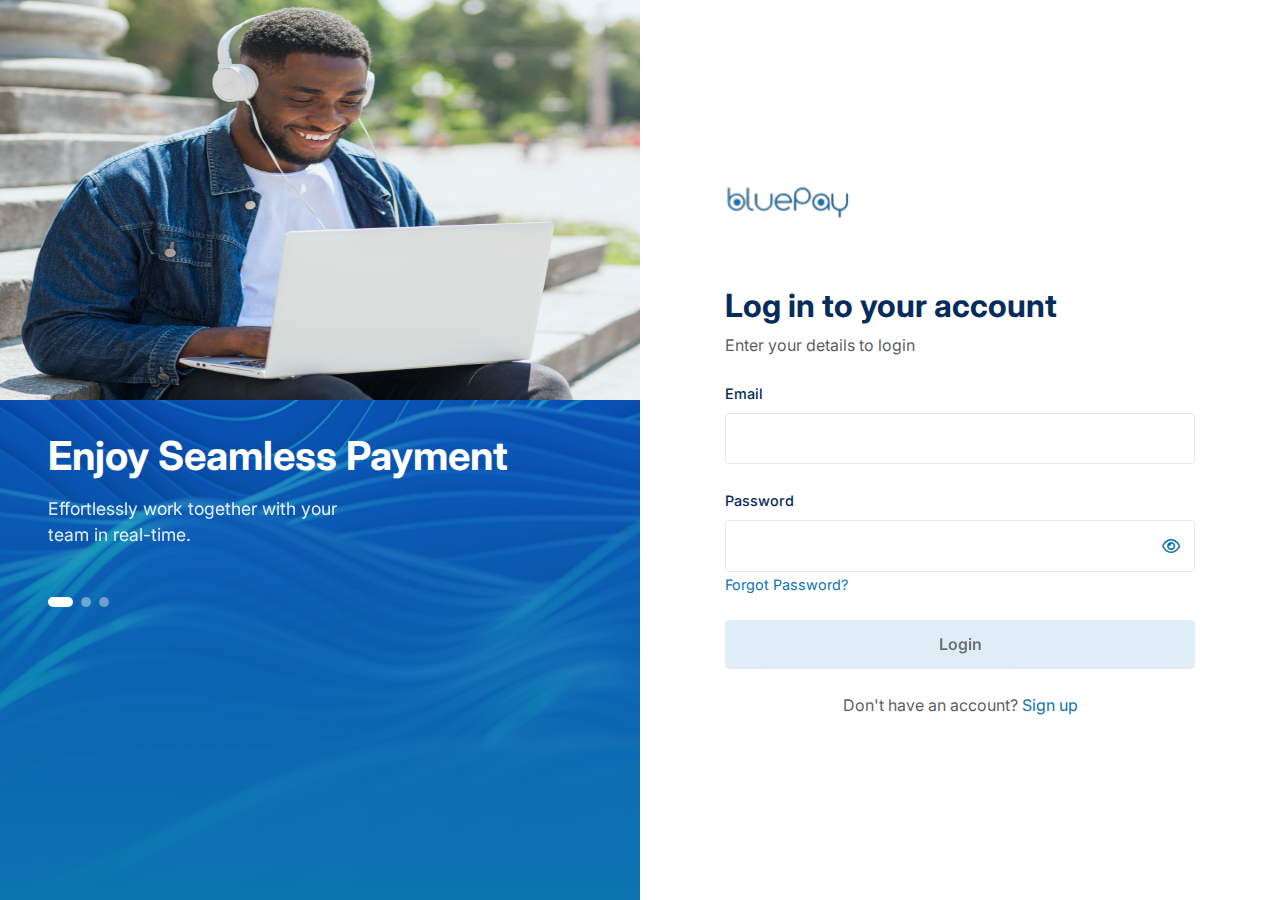
<file: index.html>
<!DOCTYPE html>
<html lang="en">
  <head>
    <meta charset="UTF-8" />
    <meta name="viewport" content="width=device-width, initial-scale=1.0" />
    <title>BluePay - Login</title>
    
    <!-- Bootstrap CSS -->
    <link href="https://cdn.jsdelivr.net/npm/bootstrap@5.3.0/dist/css/bootstrap.min.css" rel="stylesheet">
    
    <!-- Font Awesome for eye icon -->
    <link rel="stylesheet" href="https://cdnjs.cloudflare.com/ajax/libs/font-awesome/6.4.0/css/all.min.css">
    
    <!-- Custom CSS -->
    <link rel="stylesheet" href="login.css">
  </head>

  <body>
    <div class="container-fluid p-0 vh-100">
      <div class="row g-0 h-100">
        <!-- Left Panel -->
        <div class="col-lg-6 d-none d-lg-block position-relative left-panel">
            <div class="left-content">
                <img src="../assets/man.png"  class="img-cover">
                <div class="content">
                    <h1 class="text-white mb-3">Enjoy Seamless Payment</h1>
                    <p class="text-white mb-5">Effortlessly work together with your<br>team in real-time.</p>
                    
                    <!-- Dots indicator -->
                    <div class="dots-indicator">
                    <span class="dot active"></span>
                    <span class="dot"></span>
                    <span class="dot"></span>
                    </div>
                </div>
          </div>
        </div>
        
        <!-- Right Panel -->
        <div class="col-lg-6 right-panel d-flex align-items-center justify-content-center">
          <div class="login-container">
            <div class=" mb-5">
              <img src="../assets/blue-logo.svg" alt="BluePay" class="logo">
            </div>
            
            <h2 class="fw-bold mb-2 login-header">Log in to your account</h2>
            <p class="text-muted mb-4 login-p">Enter your details to login</p>
            
            <form>
              <div class="mb-4">
                <label for="email" class="form-label">Email</label>
                <input type="email" class="form-control" id="email" required>
              </div>
              
              <div class="mb-3">
                <label for="password" class="form-label">Password</label>
                <div class="position-relative">
                  <input type="password" class="form-control" id="password" required>
                  <span class="password-toggle" id="togglePassword">
                    <i class="fa-regular fa-eye"></i>
                  </span>
                </div>
                <div class="mb-4">
                  <a href="../resetPassword/reset.html" class="forgot-password">Forgot Password?</a>
                </div>
              </div>
              
              
              <button type="submit" class="btn btn-login w-100 mb-4" disabled id="button">Login</button>
              
              <div class="text-center">
                <span class="text-muted">Don't have an account?</span> 
                <a href="../register/register.html" class="signup-link">Sign up</a>
              </div>
            </form>
          </div>
        </div>
      </div>
    </div>

    <!-- Bootstrap JS Bundle with Popper -->
    <script src="https://cdn.jsdelivr.net/npm/bootstrap@5.3.0/dist/js/bootstrap.bundle.min.js"></script>
    
    <!-- Custom JavaScript -->
    <script src="login.js"></script>
  </body>
</html>
</file>
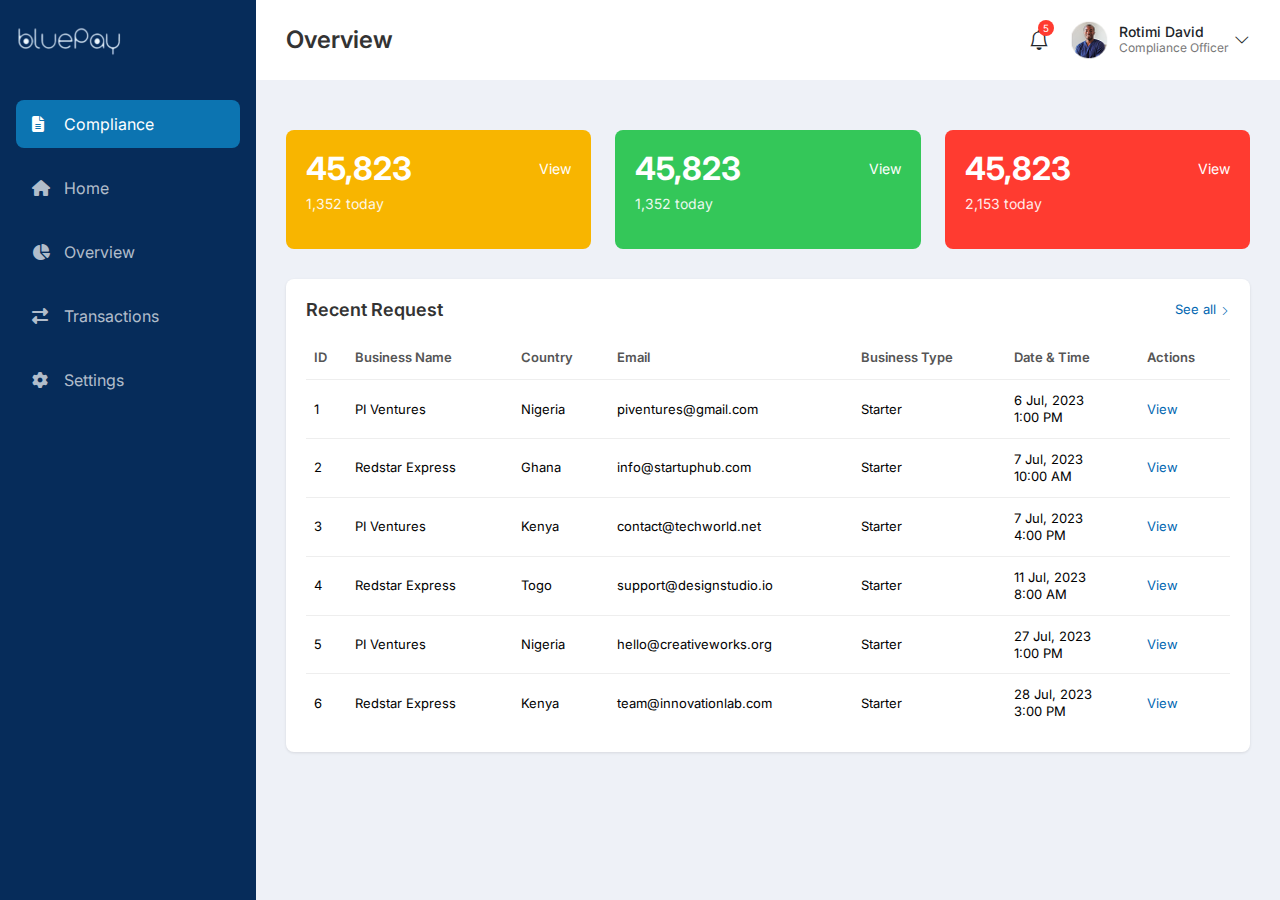
<file: complianceOfficer/comlianceOfficer.html>
<!DOCTYPE html>
<html lang="en">
  <head>
    <meta charset="UTF-8" />
    <meta name="viewport" content="width=device-width, initial-scale=1.0" />
    <title>BluePay - Dashboard</title>
    <link rel="stylesheet" href="https://cdn.jsdelivr.net/npm/bootstrap-icons@1.11.1/font/bootstrap-icons.css">
    <link href="https://cdn.jsdelivr.net/npm/bootstrap@5.3.0/dist/css/bootstrap.min.css" rel="stylesheet">
    <link rel="stylesheet" href="https://cdnjs.cloudflare.com/ajax/libs/font-awesome/6.4.0/css/all.min.css">

    <link rel="stylesheet" href="complianceOfficer.css">
  </head>

  <body>
    <div class="dashboard-container">
      <!-- Sidebar -->
      <div class="sidebar">
        <div class="sidebar-header">
          <div class="logo-container">
            <img src="../assets/logo.svg" class="logo">
          </div>
        </div>
        
        <nav class="sidebar-menu">
          <ul class="nav-list">
            <li class="nav-item active">
              <a href="../complianceOfficer/comlianceOfficer.html" class="nav-link">
                <i class="fas fa-file-alt nav-icon"></i>
                <span>Compliance</span>
              </a>
            </li>

            <li class="nav-item">
                <a href="#" class="nav-link">
                  <i class="fas fa-home nav-icon"></i>
                  <span>Home</span>
                </a>
            </li>

            <li class="nav-item">
                <a href="../dashboard/dashboard.html" class="nav-link">
                    
                  <i class="fas fa-chart-pie nav-icon"></i>
                  <span>Overview</span>
                </a>
            </li>

            <li class="nav-item">
                <a href="#" class="nav-link">
                  <i class="fas fa-exchange-alt nav-icon"></i>
                  <span>Transactions</span>
                </a>
            </li>

            <li class="nav-item">
                <a href="#" class="nav-link">
                  <i class="fas fa-cog nav-icon"></i>
                  <span>Settings</span>
                </a>
            </li>
            
          </ul>
        </nav>
      </div>

      <!-- Mobile menu toggle button -->
      <button class="mobile-menu-toggle">
        <i class="fas fa-bars"></i>
      </button>
      
      <!-- Mobile logo container -->
      <div class="mobile-logo-container">
        <img src="../assets/logo.svg" class="logo" style="margin-left: 0;">
      </div>

      <div class="sidebar-overlay"></div>

      <!-- Main Content -->
      <div class="main-content">
        <!-- Top Navbar -->
        <header class="dashboard-header">
            <h1 class="page-title">Overview</h1>
            <div class="header-right">
              <div class="notification-bell">
                <i class="bi bi-bell"></i>
                <span class="notification-badge">5</span>
              </div>
              <div class="user-profile">
                <img src="../assets/profilePicture.png" alt="User Profile" class="profile-image">
                <div class="user-info">
                  <div class="user-name">Rotimi David</div>
                  <div class="user-role">Compliance Officer</div>
                </div>
                <i class="bi bi-chevron-down"></i>
              </div>
            </div>
          </header>
     
        <!-- Dashboard Content -->
        <div class="dashboard-content">
           <!--  -->
            <!-- Statistics Cards -->
        <div class="statistics-container">
            <div class="row">
              <div class="col-md-4">
                <div class="stat-card pending">
                  <div class="stat-info">
                    <h2 class="stat-number">45,823</h2>
                    <p class="stat-detail">1,352 today</p>
                  </div>
                  <a href="#" class="stat-action">View</a>
                </div>
              </div>
              <div class="col-md-4">
                <div class="stat-card approved">
                  <div class="stat-info">
                    <h2 class="stat-number">45,823</h2>
                    <p class="stat-detail">1,352 today</p>
                  </div>
                  <a href="#" class="stat-action">View</a>
                </div>
              </div>
              <div class="col-md-4">
                <div class="stat-card rejected">
                  <div class="stat-info">
                    <h2 class="stat-number">45,823</h2>
                    <p class="stat-detail">2,153 today</p>
                  </div>
                  <a href="#" class="stat-action">View</a>
                </div>
              </div>
            </div>
          </div>
  
          <!-- Recent Requests -->
          <div class="recent-requests">
            <div class="section-header">
              <h3>Recent Request</h3>
              <a href="../pendingCompliance/pendingCompliance.html" class="see-all">See all <i class="bi bi-chevron-right"></i></a>
            </div>
            <div class="table-responsive">
              <table class="table">
                <thead>
                  <tr>
                    <th>ID</th>
                    <th>Business Name</th>
                    <th>Country</th>
                    <th>Email</th>
                    <th>Business Type</th>
                    <th>Date & Time</th>
                    <th>Actions</th>
                  </tr>
                </thead>
                <tbody>
                  <tr>
                    <td>1</td>
                    <td>PI Ventures</td>
                    <td>Nigeria</td>
                    <td>piventures@gmail.com</td>
                    <td>Starter</td>
                    <td>
                      <div class="date-time">
                        <div>6 Jul, 2023</div>
                        <div>1:00 PM</div>
                      </div>
                    </td>
                    <td><a href="../verificationPage/verification.html" class="view-link">View</a></td>
                  </tr>
                  <tr>
                    <td>2</td>
                    <td>Redstar Express</td>
                    <td>Ghana</td>
                    <td>info@startuphub.com</td>
                    <td>Starter</td>
                    <td>
                      <div class="date-time">
                        <div>7 Jul, 2023</div>
                        <div>10:00 AM</div>
                      </div>
                    </td>
                    <td><a href="../verificationPage/verification.html" class="view-link">View</a></td>
                  </tr>
                  <tr>
                    <td>3</td>
                    <td>PI Ventures</td>
                    <td>Kenya</td>
                    <td>contact@techworld.net</td>
                    <td>Starter</td>
                    <td>
                      <div class="date-time">
                        <div>7 Jul, 2023</div>
                        <div>4:00 PM</div>
                      </div>
                    </td>
                    <td><a href="../verificationPage/verification.html" class="view-link">View</a></td>
                  </tr>
                  <tr>
                    <td>4</td>
                    <td>Redstar Express</td>
                    <td>Togo</td>
                    <td>support@designstudio.io</td>
                    <td>Starter</td>
                    <td>
                      <div class="date-time">
                        <div>11 Jul, 2023</div>
                        <div>8:00 AM</div>
                      </div>
                    </td>
                    <td><a href="#" class="view-link">View</a></td>
                  </tr>
                  <tr>
                    <td>5</td>
                    <td>PI Ventures</td>
                    <td>Nigeria</td>
                    <td>hello@creativeworks.org</td>
                    <td>Starter</td>
                    <td>
                      <div class="date-time">
                        <div>27 Jul, 2023</div>
                        <div>1:00 PM</div>
                      </div>
                    </td>
                    <td><a href="#" class="view-link">View</a></td>
                  </tr>
                  <tr>
                    <td>6</td>
                    <td>Redstar Express</td>
                    <td>Kenya</td>
                    <td>team@innovationlab.com</td>
                    <td>Starter</td>
                    <td>
                      <div class="date-time">
                        <div>28 Jul, 2023</div>
                        <div>3:00 PM</div>
                      </div>
                    </td>
                    <td><a href="#" class="view-link">View</a></td>
                  </tr>
                </tbody>
              </table>
            </div>
          </div>
          
        </div>
      </div>

      <!-- Success Modal -->
      <div class="modal-overlay" id="successModal">
        <div class="success-modal">
          <button class="close-button" id="closeModalBtn">×</button>
          
          <div class="success-icon">
            <i class="fas fa-check"></i>
          </div>
          
          <h2 class="modal-title">Congratulations</h2>
          <h3 class="modal-subtitle">PI Ventures</h3>
          
          <p class="modal-message">
            Your business is in test mode so you can start using Bluepay right away. To activate live 
            payments, go to the compliance page on your dashboard to submit your compliance data.
          </p>
          
          <button class="get-started-button" id="getStartedBtn">
            Get Started
          </button>
        </div>
      </div>
    </div>


    <script src="https://cdn.jsdelivr.net/npm/bootstrap@5.3.0/dist/js/bootstrap.bundle.min.js"></script>

    <script src="complianceOfficer.js"></script>
  </body>
</html>
</file>
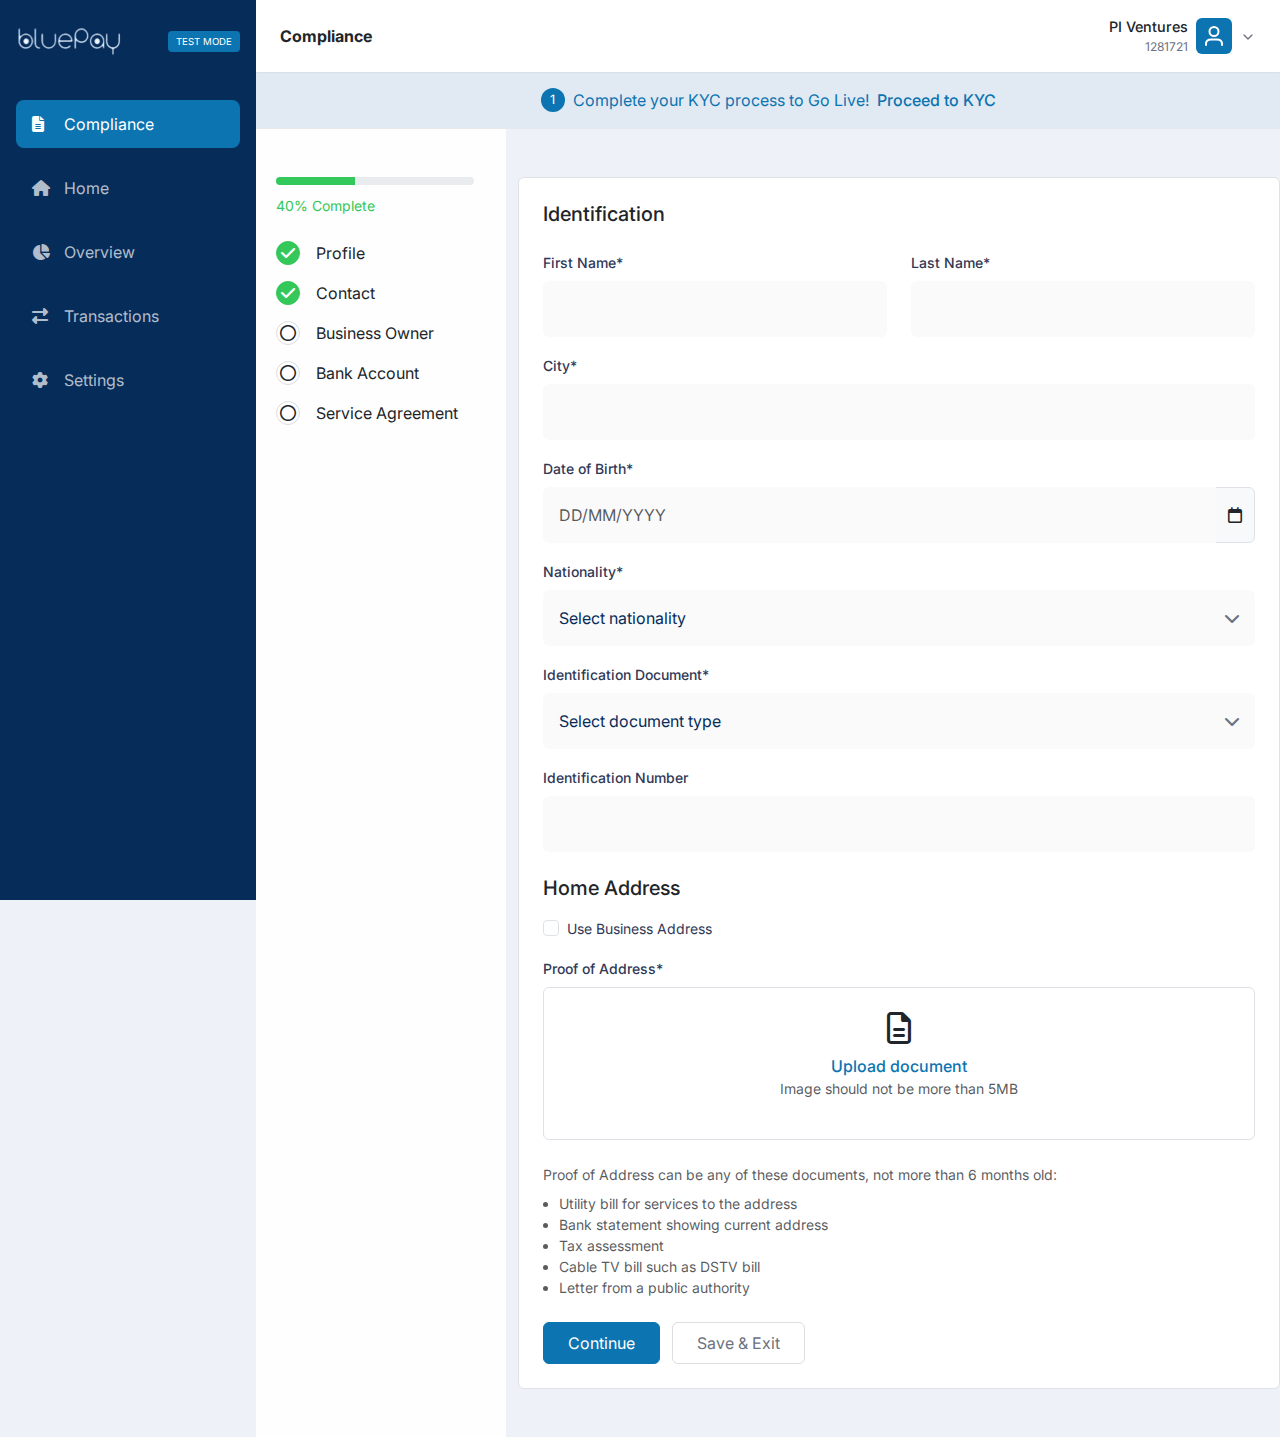
<file: dashboard/dashboard.html>
<!DOCTYPE html>
<html lang="en">
  <head>
    <meta charset="UTF-8" />
    <meta name="viewport" content="width=device-width, initial-scale=1.0" />
    <title>BluePay - Dashboard</title>
    
    <link href="https://cdn.jsdelivr.net/npm/bootstrap@5.3.0/dist/css/bootstrap.min.css" rel="stylesheet">
    <link rel="stylesheet" href="https://cdnjs.cloudflare.com/ajax/libs/font-awesome/6.4.0/css/all.min.css">

    <link rel="stylesheet" href="dashboard.css">
  </head>

  <body>
    <div class="dashboard-container">
      <!-- Sidebar -->
      <div class="sidebar">
        <div class="sidebar-header">
          <div class="logo-container">
            <img src="../assets/logo.svg" class="logo">
            <span class="test-mode-badge">TEST MODE</span>
          </div>
        </div>
        
        <nav class="sidebar-menu">
          <ul class="nav-list">
            <li class="nav-item active ">
              <a href="../dashboard/dashboard.html" class="nav-link">
                <i class="fas fa-file-alt nav-icon"></i>
                <span>Compliance</span>
              </a>
            </li>

            <li class="nav-item">
                <a href="#" class="nav-link">
                  <i class="fas fa-home nav-icon"></i>
                  <span>Home</span>
                </a>
            </li>

            <li class="nav-item">
                <a href="../complianceOfficer/comlianceOfficer.html" class="nav-link">
                  <i class="fas fa-chart-pie nav-icon"></i>
                  <span>Overview</span>
                </a>
            </li>

            <li class="nav-item">
                <a href="#" class="nav-link">
                  <i class="fas fa-exchange-alt nav-icon"></i>
                  <span>Transactions</span>
                </a>
            </li>

            <li class="nav-item">
                <a href="#" class="nav-link">
                  <i class="fas fa-cog nav-icon"></i>
                  <span>Settings</span>
                </a>
            </li>
            
          </ul>
        </nav>
      </div>

      <!-- Mobile menu toggle button -->
      <button class="mobile-menu-toggle">
        <i class="fas fa-bars"></i>
      </button>
      
      <!-- Mobile logo container -->
      <div class="mobile-logo-container">
        <img src="../assets/logo.svg" class="logo" style="margin-left: 0;">
        <span class="test-mode-badge">TEST MODE</span>
      </div>

      <div class="sidebar-overlay"></div>

      <!-- Main Content -->
      <div class="main-content">
        <!-- Top Navbar -->
        <div class="top-navbar">
          <div class="container-fluid d-flex justify-content-between align-items-center py-3 px-4">
            <P class="mb-0 fw-bold">Compliance</P>
            
            <div class="user-profile d-flex align-items-center">
              <div class="user-info me-2 text-end">
                <div class="user-name">PI Ventures</div>
                <div class="user-id">1281721</div>
              </div>
              <div class="user-avatar">
                <div class="avatar-placeholder">
                  <svg viewBox="0 0 24 24" fill="none" class="w-6 h-6">
                    <path d="M20 21C20 19.6044 20 18.9067 19.8278 18.3389C19.44 17.0605 18.4395 16.06 17.1611 15.6722C16.5933 15.5 15.8956 15.5 14.5 15.5H9.5C8.10444 15.5 7.40665 15.5 6.83886 15.6722C5.56045 16.06 4.56004 17.0605 4.17224 18.3389C4 18.9067 4 19.6044 4 21M16.5 7.5C16.5 9.98528 14.4853 12 12 12C9.51472 12 7.5 9.98528 7.5 7.5C7.5 5.01472 9.51472 3 12 3C14.4853 3 16.5 5.01472 16.5 7.5Z" 
                    stroke="currentColor" stroke-width="2" stroke-linecap="round" stroke-linejoin="round"/>
                  </svg>
                </div>
              </div>
              <div class="dropdown-indicator ms-2">
                <svg viewBox="0 0 24 24" fill="none" class="w-4 h-4">
                  <path d="M6 9L12 15L18 9" stroke="currentColor" stroke-width="2" stroke-linecap="round" stroke-linejoin="round"/>
                </svg>
              </div>
            </div>
          </div>
        </div>

        <!-- Dashboard Content -->
        <div class="dashboard-content">
           <div class="kyc-progress-container py-3 text-center d-flex justify-content-center">
                <div class="d-flex align-items-center text-center w-auto me-auto ms-auto px-auto">
                    <span class="progress-number me-2">1</span>
                    <span>Complete your KYC process to Go Live!<a href="#" class="proceed-link ms-2">Proceed to KYC</a> </span>
                    
                </div>
            </div>

          <div class="kyc-content">
            <div class="row">

              <div class="col-md-3 progress-tab">
                <div class="progress mb-2" style="height: 8px;">
                  <div class="progress-bar progress-line" role="progressbar" style="width: 40%" aria-valuenow="40" aria-valuemin="0" aria-valuemax="100"></div>
                </div>
                <p class="progress-percent mb-4"><small>40% Complete</small></p>
                
                <!-- Steps -->
                <div class="kyc-steps">
                  <div class="step completed mb-3">
                    <span class="step-icon completed me-3">
                      <i class="fas fa-check"></i>
                    </span>
                    <span>Profile</span>
                  </div>
                  
                  <div class="step completed mb-3">
                    <span class="step-icon completed me-3">
                        <i class="fas fa-check"></i>
                    </span>
                    <span>Contact</span>
                  </div>
                  
                  <div class="step current mb-3">
                    <span class="step-icon me-3">
                      <i class="fa-regular fa-circle"></i>
                    </span>
                    <span>Business Owner</span>
                  </div>
                  
                  <div class="step mb-3">
                    <span class="step-icon me-3">
                      <i class="fa-regular fa-circle"></i>
                    </span>
                    <span>Bank Account</span>
                  </div>
                  
                  <div class="step mb-3">
                    <span class="step-icon me-3">
                      <i class="fa-regular fa-circle"></i>
                    </span>
                    <span>Service Agreement</span>
                  </div>
                </div>
              </div>
              
              <!-- Right Column - Form -->
              <div class="col-md-9 d-flex align-items-center justify-content-center right-column-form">
                <div class="identification-form p-4 border rounded">
                  <h5 class="mb-4">Identification</h5>
                  
                  <form id="kycForm">
                    <div class="row mb-3">
                      <div class="col-md-6">
                        <label for="firstName" class="form-label dark-text input-small-text">First Name*</label>
                        <input type="text" class="form-control input-field" id="firstName" required>
                      </div>
                      <div class="col-md-6">
                        <label for="lastName" class="form-label dark-text input-small-text">Last Name*</label>
                        <input type="text" class="form-control input-field" id="lastName" required>
                      </div>
                    </div>
                    
                    <div class="row mb-3">
                      <div>
                        <label for="city" class="form-label dark-text input-small-text">City*</label>
                        <input type="text" class="form-control input-field" id="city" required>
                      </div>
                    </div>
                    
                    <div class="row mb-3">
                      <div>
                        <label for="dob" class="form-label dark-text input-small-text">Date of Birth*</label>
                        <div class="input-group">
                          <input type="text" class="form-control input-field" id="dob" placeholder="DD/MM/YYYY" required>
                          <span class="input-group-text">
                            <i class="fa-regular fa-calendar"></i>
                          </span>
                        </div>
                      </div>
                    </div>
                    
                    <div class="row mb-3">
                      <div>
                        <label for="nationality" class="form-label dark-text input-small-text">Nationality*</label>
                        <div class="position-relative">
                          <select class="form-select select-field input-field" id="nationality" required>
                            <option value="" selected disabled>Select nationality</option>
                            <option value="ng">Nigeria</option>
                            <option value="us">United States</option>
                            <option value="gb">United Kingdom</option>
                            <option value="ca">Canada</option>
                          </select>
                          <span class="select-icon">
                            <i class="fa-solid fa-chevron-down"></i>
                          </span>
                        </div>
                      </div>
                    </div>
                    
                    <div class="row mb-3">
                      <div>
                        <label for="idType" class="form-label dark-text input-small-text">Identification Document*</label>
                        <div class="position-relative">
                          <select class="form-select select-field input-field" id="idType" required>
                            <option value="" selected disabled>Select document type</option>
                            <option value="passport">Passport</option>
                            <option value="drivers_license">Driver's License</option>
                            <option value="national_id">National ID Card</option>
                          </select>
                          <span class="select-icon">
                            <i class="fa-solid fa-chevron-down"></i>
                          </span>
                        </div>
                      </div>
                    </div>
                    
                    <div class="row mb-4">
                      <div>
                        <label for="idNumber" class="form-label dark-text input-small-text">Identification Number</label>
                        <input type="text" class="form-control input-field" id="idNumber">
                      </div>
                    </div>
                    
                    <h5 class="mb-3">Home Address</h5>
                    
                    <div class="form-check mb-3">
                      <input class="form-check-input" type="checkbox" value="" id="useBusinessAddress">
                      <label class="form-check-label dark-text input-small-text" for="useBusinessAddress">
                        Use Business Address
                      </label>
                    </div>
                    
                    <div class="row mb-3">
                      <div>
                        <label for="proofOfAddress" class="form-label dark-text input-small-text">Proof of Address*</label>
                        <div class="upload-container border rounded p-4 text-center">
                          <div class="upload-icon mb-2">
                            <i class="fa-regular fa-file-lines fa-2x"></i>
                          </div>
                          <div class="upload-text">
                            <a href="#" class="upload-link">Upload document</a>
                            <p class="upload-hint text-muted small">Image should not be more than 5MB</p>
                          </div>
                        </div>
                      </div>
                    </div>
                    
                    <div class="proof-description mt-4">
                      <p class="text-muted small mb-2">Proof of Address can be any of these documents, not more than 6 months old:</p>
                      <ul class="text-muted small ps-3">
                        <li>Utility bill for services to the address</li>
                        <li>Bank statement showing current address</li>
                        <li>Tax assessment</li>
                        <li>Cable TV bill such as DSTV bill</li>
                        <li>Letter from a public authority</li>
                      </ul>
                    </div>
                    
                    <div class="form-actions mt-4">
                      <button type="submit" class="btn btn-primary">Continue</button>
                      <button type="button" class="btn btn-outline-secondary ms-2">Save & Exit</button>
                    </div>
                  </form>
                </div>
              </div>
            </div>
          </div>
        </div>
      </div>

      <!-- Success Modal -->
      <div class="modal-overlay" id="successModal">
        <div class="success-modal">
          <button class="close-button" id="closeModalBtn">×</button>
          
          <div class="success-icon">
            <i class="fas fa-check"></i>
          </div>
          
          <h2 class="modal-title">Congratulations</h2>
          <h3 class="modal-subtitle">PI Ventures</h3>
          
          <p class="modal-message">
            Your business is in test mode so you can start using Bluepay right away. To activate live 
            payments, go to the compliance page on your dashboard to submit your compliance data.
          </p>
          
          <button class="get-started-button" id="getStartedBtn">
            Get Started
          </button>
        </div>
      </div>
    </div>


    <script src="https://cdn.jsdelivr.net/npm/bootstrap@5.3.0/dist/js/bootstrap.bundle.min.js"></script>

    <script src="dashboard.js"></script>
  </body>
</html>
</file>
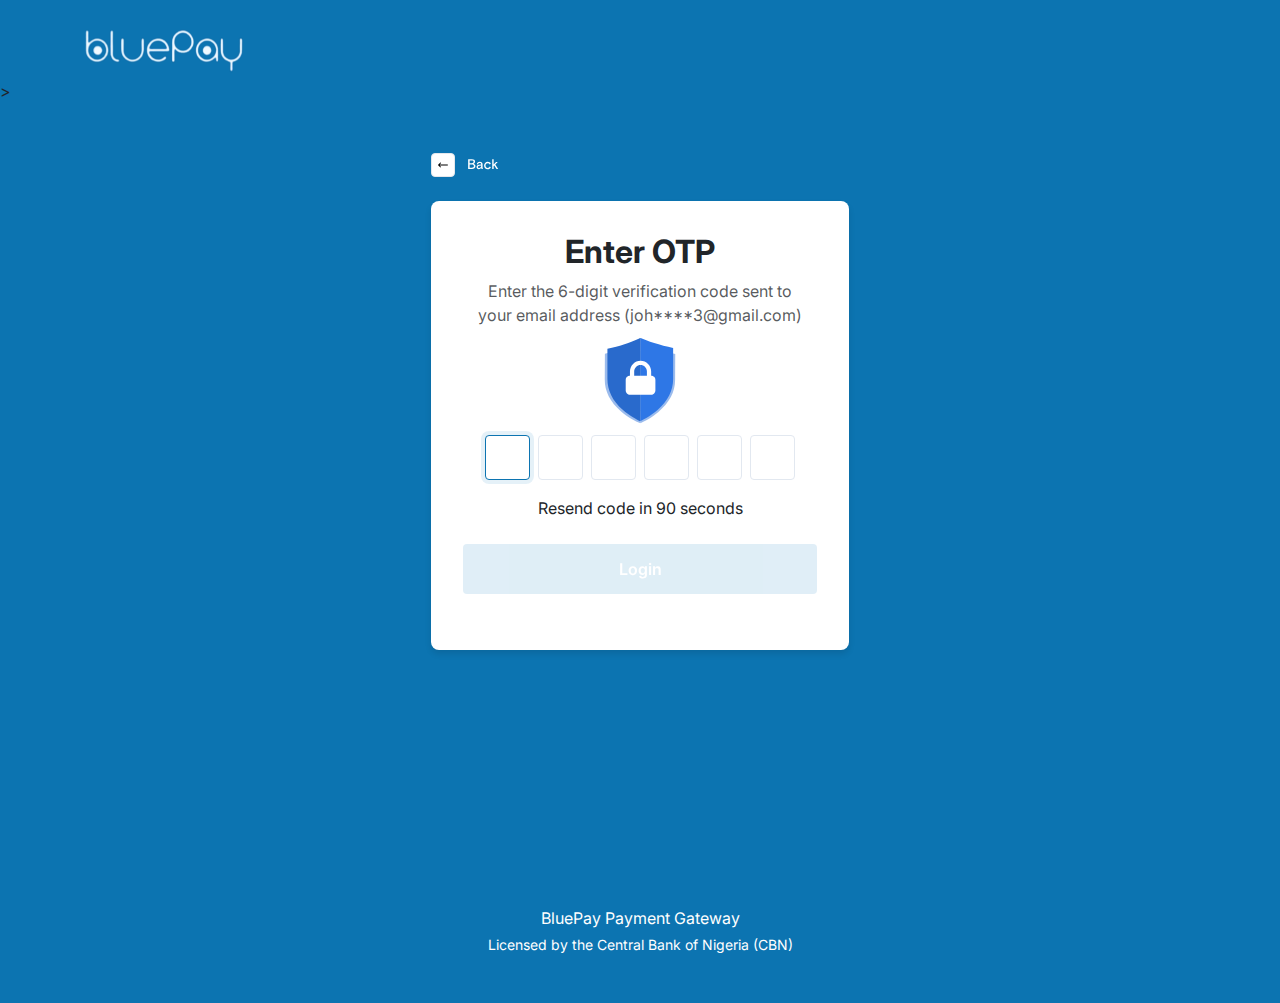
<file: otp/otp.html>
<!DOCTYPE html>
<html lang="en">
  <head>
    <meta charset="UTF-8" />
    <meta name="viewport" content="width=device-width, initial-scale=1.0" />
    <title>BluePay - OTP Verification</title>
    
    <!-- Bootstrap CSS -->
    <link href="https://cdn.jsdelivr.net/npm/bootstrap@5.3.0/dist/css/bootstrap.min.css" rel="stylesheet">
    
    <!-- Font Awesome -->
    <link rel="stylesheet" href="https://cdnjs.cloudflare.com/ajax/libs/font-awesome/6.4.0/css/all.min.css">
    
    <!-- Custom CSS -->
    <link rel="stylesheet" href="otp.css">
  </head>

  <body class="otp-page">
    <div class="container-fluid p-0 vh-100 position-relative">
        <div class="mt-4">
            <div class="col-12">
              <div class="container">
                <img src="../assets/logo.svg" alt="BluePay Logo" class="logo">
              </div>
            </div>
        </div>>
      <div class="otp-container">
        
        <!-- Back Button -->
        <div class="position-relative my-3 mb-4">
          <a href="../index.html"><img src="../assets/back-icon.svg"/></a>
            
        </div>
        
        <!-- OTP Card -->
        <div class="otp-card">
          <h2 class="text-center fw-bold mb-2">Enter OTP</h2>
          <p class="text-center text-muted mb-4">
            Enter the 6-digit verification code sent to<br>
            your email address (joh****3@gmail.com)
          </p>
          
          <!-- Security Icon -->
          <div class="text-center mb-4">
            <div class="shield-icon">
              <img src="/assets//shield.svg"/>
            </div>
          </div>
          
          <!-- OTP Input Fields -->
          <div class="otp-inputs d-flex justify-content-center gap-2 mb-3">
            <input type="text" maxlength="1" class="form-control otp-input active" id="otp-input1" autofocus>
            <input type="text" maxlength="1" class="form-control otp-input" id="otp-input2">
            <input type="text" maxlength="1" class="form-control otp-input" id="otp-input3">
            <input type="text" maxlength="1" class="form-control otp-input" id="otp-input4">
            <input type="text" maxlength="1" class="form-control otp-input" id="otp-input5">
            <input type="text" maxlength="1" class="form-control otp-input" id="otp-input6">
          </div>
          
          <!-- Resend Code Timer -->
          <p class="text-center mb-4" id="resend">Resend code in <span id="timer">90</span> seconds</p>
          
          <!-- Login Button -->
          <button type="button" class="btn btn-login w-100 mb-4" disabled id="submit">Login</button>
        </div>
        
        <!-- Footer -->
        <div class="otp-footer">
          <p class="text-center text-white mb-1">BluePay Payment Gateway</p>
          <p class="text-center text-white small">Licensed by the Central Bank of Nigeria (CBN)</p>
        </div>
      </div>
    </div>

    <!-- Bootstrap JS Bundle with Popper -->
    <script src="https://cdn.jsdelivr.net/npm/bootstrap@5.3.0/dist/js/bootstrap.bundle.min.js"></script>
    
    <!-- Custom JavaScript -->
    <script src="otp.js"></script>
  </body>
</html>
</file>
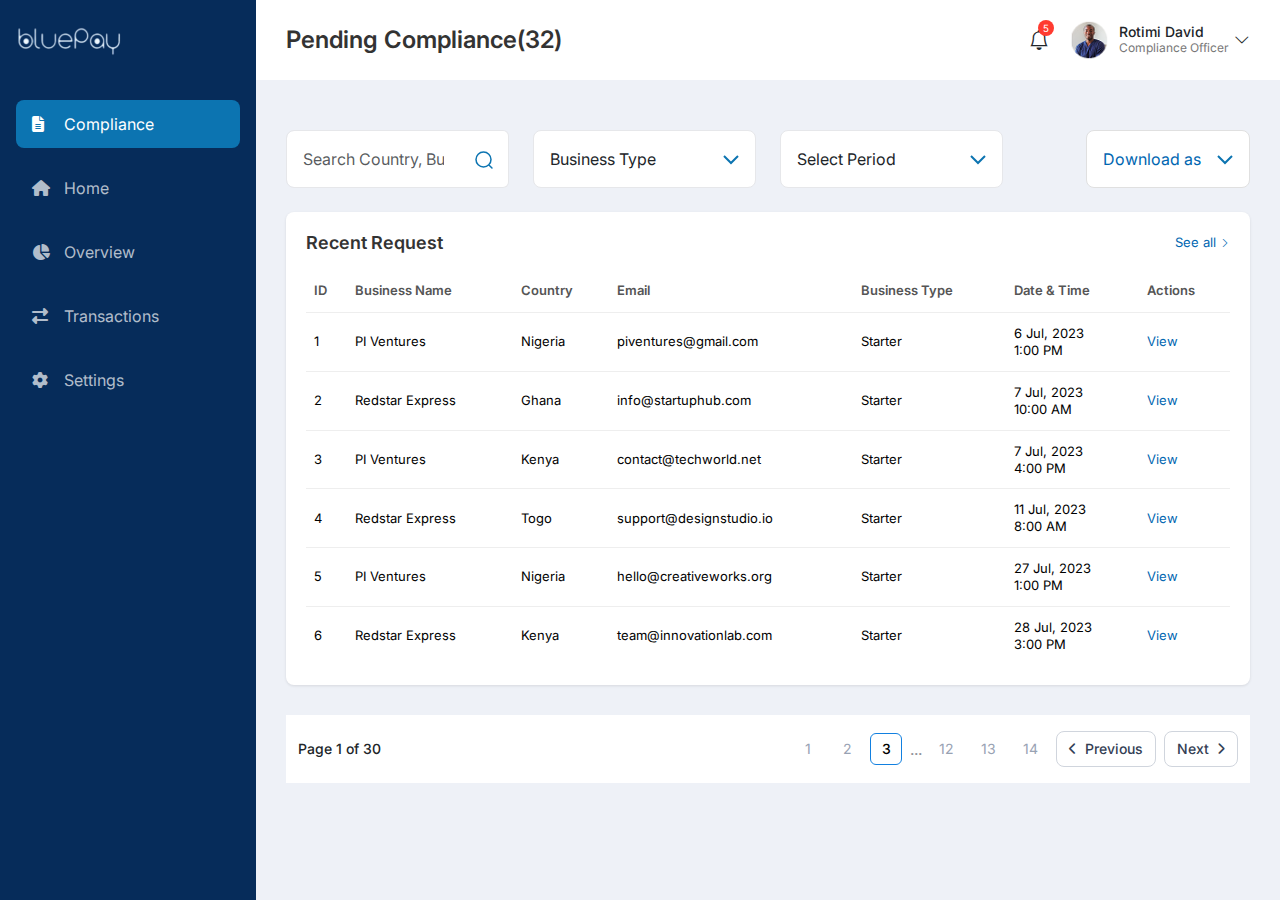
<file: pendingCompliance/pendingCompliance.html>
<!DOCTYPE html>
<html lang="en">
  <head>
    <meta charset="UTF-8" />
    <meta name="viewport" content="width=device-width, initial-scale=1.0" />
    <title>BluePay - Dashboard</title>
    <link rel="stylesheet" href="https://cdn.jsdelivr.net/npm/bootstrap-icons@1.11.1/font/bootstrap-icons.css">
    <link href="https://cdn.jsdelivr.net/npm/bootstrap@5.3.0/dist/css/bootstrap.min.css" rel="stylesheet">
    <link rel="stylesheet" href="https://cdnjs.cloudflare.com/ajax/libs/font-awesome/6.4.0/css/all.min.css">

    <link rel="stylesheet" href="pendingCompliance.css">
  </head>

  <body>
    <div class="dashboard-container">
      <!-- Sidebar -->
      <div class="sidebar">
        <div class="sidebar-header">
          <div class="logo-container">
            <img src="../assets/logo.svg" class="logo">
          </div>
        </div>
        
        <nav class="sidebar-menu">
          <ul class="nav-list">
            <li class="nav-item active">
              <a href="../complianceOfficer/comlianceOfficer.html" class="nav-link">
                <i class="fas fa-file-alt nav-icon"></i>
                <span>Compliance</span>
              </a>
            </li>

            <li class="nav-item">
                <a href="#" class="nav-link">
                  <i class="fas fa-home nav-icon"></i>
                  <span>Home</span>
                </a>
            </li>

            <li class="nav-item">
                <a href="../dashboard/dashboard.html" class="nav-link">
                  <i class="fas fa-chart-pie nav-icon"></i>
                  <span>Overview</span>
                </a>
            </li>

            <li class="nav-item">
                <a href="#" class="nav-link">
                  <i class="fas fa-exchange-alt nav-icon"></i>
                  <span>Transactions</span>
                </a>
            </li>

            <li class="nav-item">
                <a href="#" class="nav-link">
                  <i class="fas fa-cog nav-icon"></i>
                  <span>Settings</span>
                </a>
            </li>
            
          </ul>
        </nav>
      </div>

      <!-- Mobile menu toggle button -->
      <button class="mobile-menu-toggle">
        <i class="fas fa-bars"></i>
      </button>
      
      <!-- Mobile logo container -->
      <div class="mobile-logo-container">
        <img src="../assets/logo.svg" class="logo" style="margin-left: 0;">
      </div>

      <div class="sidebar-overlay"></div>

      <!-- Main Content -->
      <div class="main-content">
        <!-- Top Navbar -->
        <header class="dashboard-header">
            <h1 class="page-title">Pending Compliance(32)</h1>
            <div class="header-right">
              <div class="notification-bell">
                <i class="bi bi-bell"></i>
                <span class="notification-badge">5</span>
              </div>
              <div class="user-profile">
                <img src="../assets/profilePicture.png" alt="User Profile" class="profile-image">
                <div class="user-info">
                  <div class="user-name">Rotimi David</div>
                  <div class="user-role">Compliance Officer</div>
                </div>
                <i class="bi bi-chevron-down"></i>
              </div>
            </div>
          </header>
     
        <!-- Dashboard Content -->
        <div class="dashboard-content">
           <!--  -->
         <!-- filter content controller -->
         <div class="row mb-4">
            <div class="col-md-4 col-lg-3">
                <div class="search-container">
                    <div class="input-group">
                        <input type="text" class="form-control search-input" placeholder="Search Country, Business Name...">
                        <button class="btn search-btn" type="button">
                            <img src="../assets/search-icon.svg" alt="">
                        </button>
                    </div>
                </div>
            </div>
            <div class="col-md-4 col-lg-3">
                <div class="dropdown filter-dropdown">
                    <button class="btn  w-100 text-start  search-input" type="button" data-bs-toggle="dropdown">
                        <span>Business Type</span>
                        <img src="../assets/dropdown-icon.svg" alt="" class="float-end mt-1">
                    </button>
                    <ul class="dropdown-menu w-100">
                        <li><a class="dropdown-item" href="#">Unregistered/ Starter Business</a></li>
                        <li><a class="dropdown-item" href="#">Business name registeration</a></li>
                        <li><a class="dropdown-item" href="#">Partnership</a></li>
                        <li><a class="dropdown-item" href="#">Private Limited Liability Company</a></li>
                        <li><a class="dropdown-item" href="#">Public Limited Liability Company</a></li>
                        <li><a class="dropdown-item" href="#">Non-Governmental Organization</a></li>
                        <li><a class="dropdown-item" href="#">Co-operative Society</a></li>
                    </ul>
                </div>
            </div>
            <div class="col-md-4 col-lg-3">
                <div class="dropdown filter-dropdown">
                    <button class="btn w-100 text-start search-input" type="button" data-bs-toggle="dropdown">
                        <span>Select Period</span>
                        <img src="../assets/dropdown-icon.svg" alt="" class="float-end mt-1">
                    </button>
                    <ul class="dropdown-menu w-100" id="period-dropdown">
                        <li><a class="dropdown-item" href="#" data-value="today">Today</a></li>
                        <li><a class="dropdown-item" href="#" data-value="yesterday">Yesterday</a></li>
                        <li><a class="dropdown-item" href="#" data-value="1week">1 week ago</a></li>
                        <li><a class="dropdown-item" href="#" data-value="custom">Custom Period</a></li>
                    </ul>
                </div>
            </div>
            <div class="col-md-4 col-lg-3  text-md-end">
                <div class="dropdown download-dropdown">
                    <button class="btn download-btn search-input" type="button" data-bs-toggle="dropdown">
                        Download as
                        <img src="../assets/dropdown-icon.svg" alt="" class="float-end mt-1 ms-3">
                    </button>
                    <ul class="dropdown-menu dropdown-menu-end">
                        <li><a class="dropdown-item" href="#" data-format="pdf"><i class="far fa-file-pdf me-2"></i>PDF</a></li>
                        <li><a class="dropdown-item" href="#" data-format="excel"><i class="far fa-file-excel me-2"></i>Excel</a></li>
                        <li><a class="dropdown-item" href="#" data-format="csv"><i class="far fa-file-csv me-2"></i>CSV</a></li>
                    </ul>
                </div>
            </div>
        </div>
        <!-- Date Filter Tag Row -->
        <div class="row date-filter-tag-row" id="dateFilterTagRow">
            <div class="col-12">
                <div class="date-filter-tag">
                    <span class="filter-text" id="dateFilterText">Filtered by: 12th Feb 2024 - Jan 11 2025</span>
                    <button class="remove-filter" id="removeFilterBtn">
                        <i class="fas fa-times"></i>
                    </button>
                </div>
            </div>
        </div>

  
          <!-- Recent Requests -->
          <div class="recent-requests">
            <div class="section-header">
              <h3>Recent Request</h3>
              <a href="#" class="see-all">See all <i class="bi bi-chevron-right"></i></a>
            </div>
            <div class="table-responsive">
              <table class="table">
                <thead>
                  <tr>
                    <th>ID</th>
                    <th>Business Name</th>
                    <th>Country</th>
                    <th>Email</th>
                    <th>Business Type</th>
                    <th>Date & Time</th>
                    <th>Actions</th>
                  </tr>
                </thead>
                <tbody>
                  <tr>
                    <td>1</td>
                    <td>PI Ventures</td>
                    <td>Nigeria</td>
                    <td>piventures@gmail.com</td>
                    <td>Starter</td>
                    <td>
                      <div class="date-time">
                        <div>6 Jul, 2023</div>
                        <div>1:00 PM</div>
                      </div>
                    </td>
                    <td><a href="../verificationPage/verification.html" class="view-link">View</a></td>
                  </tr>
                  <tr>
                    <td>2</td>
                    <td>Redstar Express</td>
                    <td>Ghana</td>
                    <td>info@startuphub.com</td>
                    <td>Starter</td>
                    <td>
                      <div class="date-time">
                        <div>7 Jul, 2023</div>
                        <div>10:00 AM</div>
                      </div>
                    </td>
                    <td><a href="../verificationPage/verification.html" class="view-link">View</a></td>
                  </tr>
                  <tr>
                    <td>3</td>
                    <td>PI Ventures</td>
                    <td>Kenya</td>
                    <td>contact@techworld.net</td>
                    <td>Starter</td>
                    <td>
                      <div class="date-time">
                        <div>7 Jul, 2023</div>
                        <div>4:00 PM</div>
                      </div>
                    </td>
                    <td><a href="../verificationPage/verification.html" class="view-link">View</a></td>
                  </tr>
                  <tr>
                    <td>4</td>
                    <td>Redstar Express</td>
                    <td>Togo</td>
                    <td>support@designstudio.io</td>
                    <td>Starter</td>
                    <td>
                      <div class="date-time">
                        <div>11 Jul, 2023</div>
                        <div>8:00 AM</div>
                      </div>
                    </td>
                    <td><a href="#" class="view-link">View</a></td>
                  </tr>
                  <tr>
                    <td>5</td>
                    <td>PI Ventures</td>
                    <td>Nigeria</td>
                    <td>hello@creativeworks.org</td>
                    <td>Starter</td>
                    <td>
                      <div class="date-time">
                        <div>27 Jul, 2023</div>
                        <div>1:00 PM</div>
                      </div>
                    </td>
                    <td><a href="#" class="view-link">View</a></td>
                  </tr>
                  <tr>
                    <td>6</td>
                    <td>Redstar Express</td>
                    <td>Kenya</td>
                    <td>team@innovationlab.com</td>
                    <td>Starter</td>
                    <td>
                      <div class="date-time">
                        <div>28 Jul, 2023</div>
                        <div>3:00 PM</div>
                      </div>
                    </td>
                    <td><a href="#" class="view-link">View</a></td>
                  </tr>
                </tbody>
              </table>
            </div>
          </div>
          
          <!-- Pagination section -->
          <div class="row mt-4 pagination-section">
                <div class="col-md-6">
                    <div class="pagination-info">
                        Page 1 of 30
                    </div>
                </div>
                <div class="col-md-6">
                    <nav aria-label="Page navigation">
                        <ul class="pagination">
                            <li class="page-item"><a class="page-link number-link" href="#">1</a></li>
                            <li class="page-item"><a class="page-link number-link" href="#">2</a></li>
                            <li class="page-item active"><a class="page-link" href="#">3</a></li>
                            <li class="page-item ellipsis">...</li>
                            <li class="page-item"><a class="page-link number-link" href="#">12</a></li>
                            <li class="page-item"><a class="page-link number-link" href="#">13</a></li>
                            <li class="page-item"><a class="page-link number-link" href="#">14</a></li>
                            <li class="page-item">
                                <a class="nav-btn prev" href="#" aria-label="Previous">
                                    <i class="fas fa-chevron-left"></i>
                                    <span>Previous</span>
                                </a>
                            </li>
                            <li class="page-item">
                                <a class="nav-btn next" href="#" aria-label="Next">
                                    <span>Next</span>
                                    <i class="fas fa-chevron-right"></i>
                                </a>
                            </li>
                        </ul>
                    </nav>
                </div>
            </div>
          </div>
        </div>
      </div>


      <!-- Custom Period Modal -->
      <div class="modal-backdrop" id="modalBackdrop"></div>
      <div class="custom-period-container" id="customPeriodModal">
          <div class="custom-period-title">
              <span>Custom Period</span>
              <button class="close-modal" id="closeModalBtn">
                  <i class="fas fa-times"></i>
              </button>
          </div>
          <div class="row date-input-group">
              <div class="col-md-6 mb-3 mb-md-0 input-field-group">
                  <label class="form-label">From</label>
                  <input type="date" class="form-control input-field" id="fromDateInput">
              </div>
              <div class="col-md-6 input-field-group">
                  <label class="form-label">To</label>
                  <input type="date" class="form-control input-field" id="toDateInput">
              </div>
          </div>
          <div class="d-flex justify-content-end">
              <button class="btn apply-btn w-100" id="applyBtn">Show Result (12)</button>
          </div>
      </div>

      <div class="row">
    </div>


    <script src="https://cdn.jsdelivr.net/npm/bootstrap@5.3.0/dist/js/bootstrap.bundle.min.js"></script>

    <script src="pendingCompliance.js"></script>
  </body>
</html>
</file>
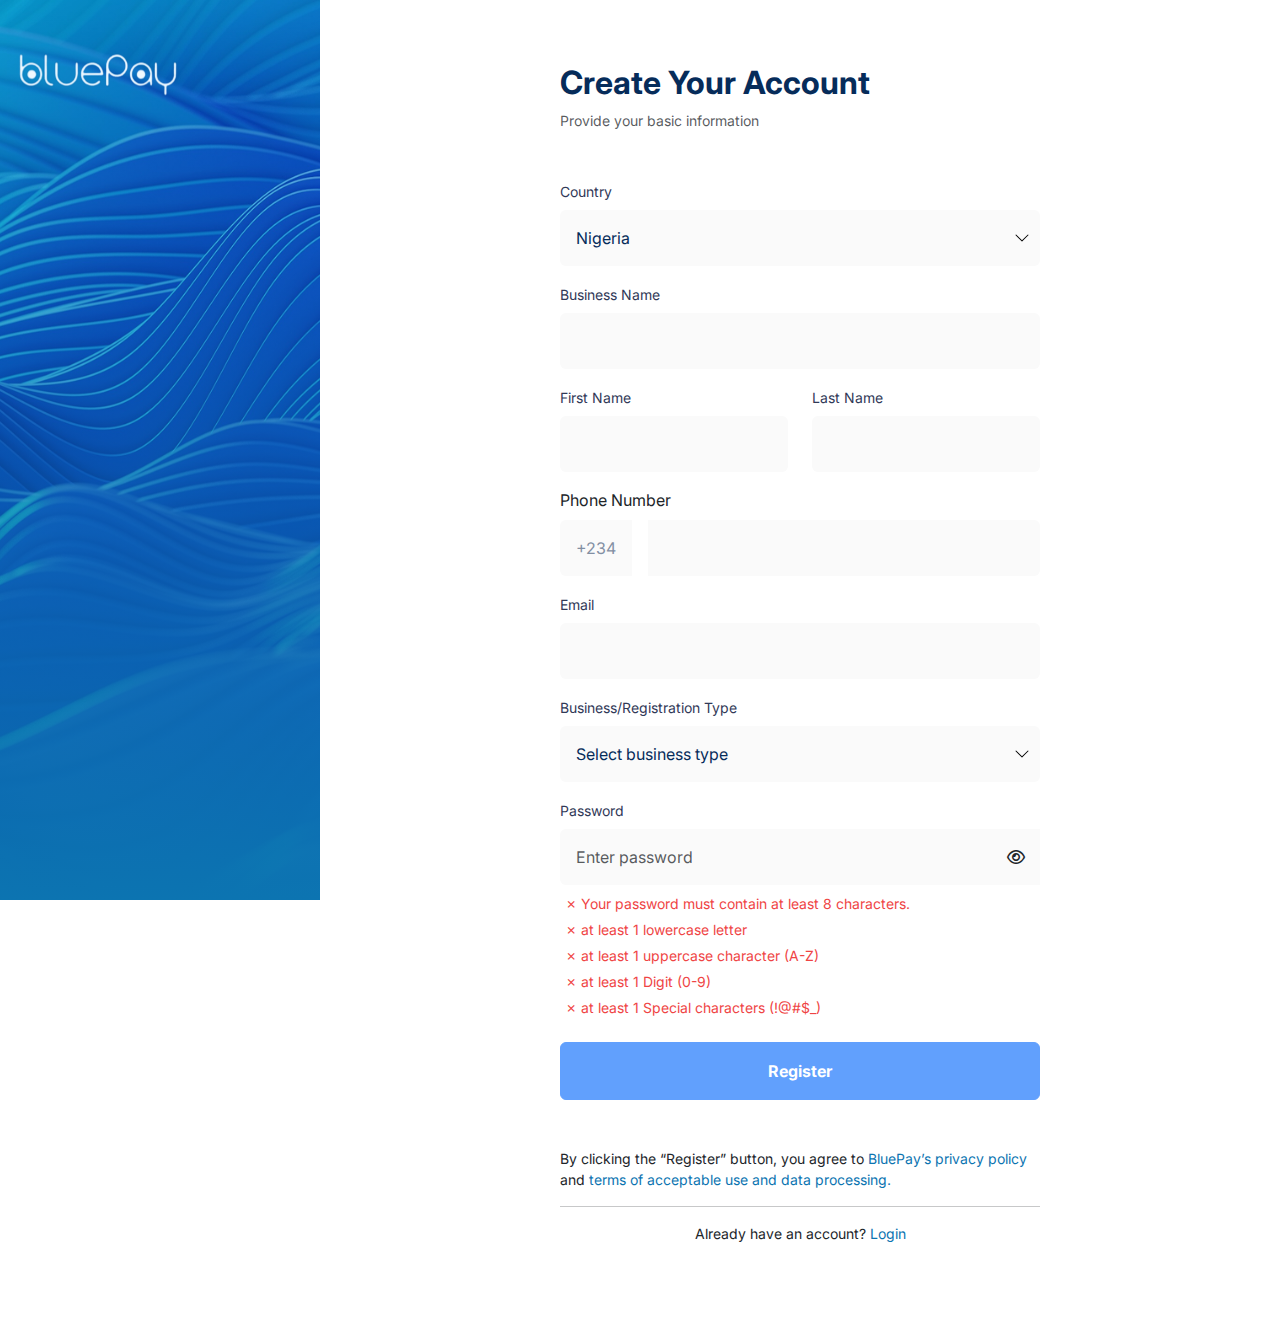
<file: register/register.html>
<!DOCTYPE html>
<html lang="en">
<head>
    <meta charset="UTF-8">
    <meta name="viewport" content="width=device-width, initial-scale=1.0">
    <title>BluePay Registration</title>
    <link href="https://cdn.jsdelivr.net/npm/bootstrap@5.3.0/dist/css/bootstrap.min.css" rel="stylesheet">
    <link rel="stylesheet" href="https://cdn.jsdelivr.net/npm/bootstrap-icons@1.10.0/font/bootstrap-icons.css">
    <link rel="stylesheet" href="https://cdnjs.cloudflare.com/ajax/libs/font-awesome/6.4.0/css/all.min.css">
    <link rel="stylesheet" href="styles.css">
    <style>
        
    </style>
</head>
<body>
    <div class="container-fluid  px-0">
        <div class="d-flex flex-row">
            <div class="left-panel position-fixed top-0 vh-100">
                <img src="../assets/logo.svg" class="mt-5 ms-3"/>
            </div>
            <div class="d-flex align-items-center right-panel ">
                <div class="form-container">
                    <div class="mb-5">
                        <h2 class="fw-bold darker-text">Create Your Account</h2>
                        <p class="text-muted dark-text input-small-text">Provide your basic information</p>
                    </div>
                    
                    <form id="signupForm">
                        <div class="mb-3">
                            <label class="form-label input-small-text dark-text">Country</label>
                            <select class="form-select input-field select-field" required>
                                <option selected>Nigeria</option>
                            </select>
                        </div>
                        <div class="mb-3">
                            <label class="form-label dark-text input-small-text">Business Name</label>
                            <input type="text" class="form-control input-field" required>
                        </div>
                        <div class="row mb-3">
                            <div class="col">
                                <label class="form-label dark-text input-small-text">First Name</label>
                                <input type="text" class="form-control input-field" required>
                            </div>
                            <div class="col">
                                <label class="form-label dark-text input-small-text">Last Name</label>
                                <input type="text" class="form-control input-field" required>
                            </div>
                        </div>
                        <div class="mb-3">
                            <label class="form-label">Phone Number</label>
                            <div class="input-group">
                                <span class="input-field custom-span">+234</span>
                                <input type="text" class="form-control input-field ms-3" required>
                            </div>
                        </div>
                        <div class="mb-3">
                            <label class="form-label dark-text input-small-text">Email</label>
                            <input type="email" class="form-control input-field"required>
                        </div>
                        <div class="mb-3">
                            <label class="form-label input-small-text dark-text">Business/Registration Type</label>
                            <select class="form-select select-field input-field"required >
                                <option selected>Select business type</option>
                                <option>Unregistered/Starter business</option>
                                <option>Business name registration</option>
                                <option>Partnership</option>
                                <option>Private limited liability company</option>
                                <option>Public limited liability company</option>
                                <option>Non-governmental organization (NGO)</option>
                                <option>Co-operative society</option>
                            </select>
                        </div>
                        
                        <div class="mb-3">
                            <label for="password" class="form-label dark-text input-small-text">Password</label>
                            <div class="input-group position-relative">
                            <input type="password" class="form-control input-field" id="password" placeholder="Enter password">
                            <span class="password-toggle" id="togglePassword">
                                <i class="fa-regular fa-eye"></i>
                              </span>
                            </div>
                            <!-- Password Requirements -->
                            <div class="password-requirements mt-2">
                            <p class="requirement" id="length-check">Your password must contain at least 8 characters.</p>
                            <p class="requirement" id="lowercase-check">at least 1 lowercase letter</p>
                            <p class="requirement" id="uppercase-check">at least 1 uppercase character (A-Z)</p>
                            <p class="requirement" id="number-check">at least 1 Digit (0-9)</p>
                            <p class="requirement" id="special-check">at least 1 Special characters (!@#$_)</p>
                            </div>
                        </div>
                        
                        <!-- Register Button -->
                        <div class="mb-3 mt-4">
                            <button type="submit" class="btn btn-primary w-100" id="registerButton" disabled>Register</button>
                        </div>
                        <!-- <button type="submit" class="btn btn-primary w-100">Register</button> -->

                        <div class="mt-5">
                            <p >By clicking the “Register” button, you agree to <a href="">BluePay’s privacy policy </a> and <a href="">terms of acceptable use and data processing.</a>
                            </p>
                            <hr />
                            <p class="text-center">Already have an account?  <a href="../index.html">Login</a></p>
                        </div>

                        

                        
                    </form>

                </div>
            </div>
        </div>
    </div>
    <script src="script.js"></script>
    <script src="https://cdn.jsdelivr.net/npm/bootstrap@5.3.0/dist/js/bootstrap.bundle.min.js"></script>
</body>
</html>
</file>
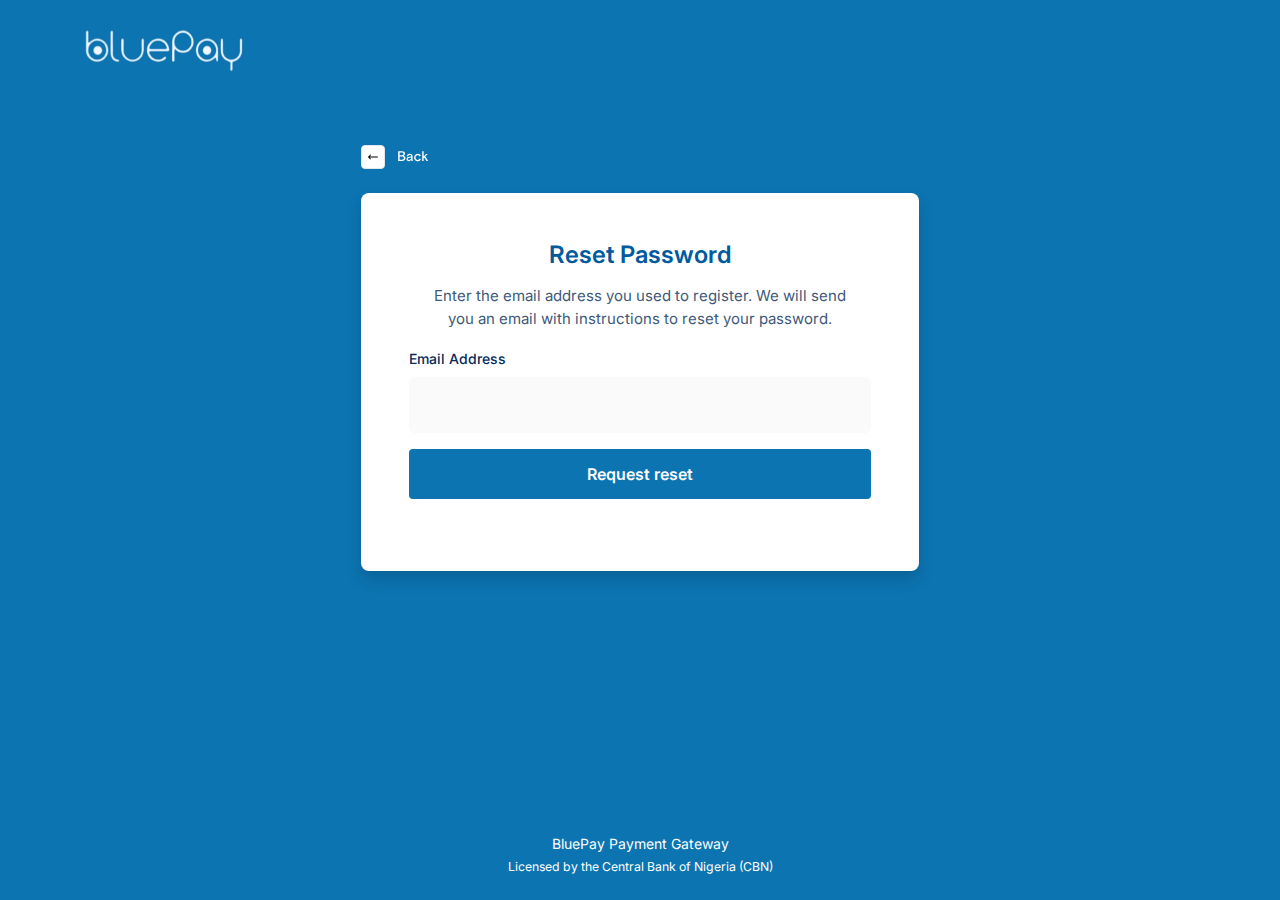
<file: resetPassword/reset.html>
<!DOCTYPE html>
<html lang="en">
<head>
  <meta charset="UTF-8">
  <meta name="viewport" content="width=device-width, initial-scale=1.0">
  <title>Reset Password</title>
  <!-- Bootstrap CSS -->
  <link href="https://cdn.jsdelivr.net/npm/bootstrap@5.3.0/dist/css/bootstrap.min.css" rel="stylesheet">
  <link rel="stylesheet" href="https://cdn.jsdelivr.net/npm/bootstrap-icons@1.10.0/font/bootstrap-icons.css">
  <link rel="stylesheet" href="reset.css">
  <link rel="stylesheet" href="https://cdnjs.cloudflare.com/ajax/libs/font-awesome/6.4.0/css/all.min.css">
</head>
<body>
  <div class="container-fluid min-vh-100 d-flex flex-column">
    <!-- Logo Section -->
    <div class="row mt-4">
      <div class="col-12">
        <div class="container">
          <img src="../assets/logo.svg" alt="BluePay Logo" class="logo">
        </div>
      </div>
    </div>
    
    <!-- Main Content -->
    <div class="container flex-grow-1 d-flex flex-column mt-5">
        
        <div class="ms-auto me-auto justify-content-center w-50">
            <div class="position-relative my-3 mb-4">
                <a href="../login/login.html"><img src="../assets/back-icon.svg"/></a>
            </div>
            <div>
        <!-- Reset Card -->
          <div class="card shadow border-0 verification-card mt-4">
            <div class="card-body p-5 text-center reset-email">
              
              <h3 class="card-title mb-3">Reset Password</h3>
              <p class="card-text mb-2">
                Enter the email address you used to register. We will send<br /> you an email with instructions to reset your password.
              </p>

              <form class="mt-3">
                <div class="mb-3">
                    <label class="form-label input-small-text">Email Address</label>
                    <input type="email" class="form-control input-field" required>
                </div>
                <button type="submit" class="btn btn-login w-100 mb-4" id="request-reset">Request reset</button>
              </form>
              
              
            </div>

            <div class="card-body p-5 text-center display change-password">
              
                <h3 class="card-title mb-3">Reset Password</h3>
                <p class="card-text mb-2">
                  Enter a new password
                </p>
                
                <form>
                <div class="mb-3">
                    <label for="password" class="form-label">Password</label>
                    <div class="position-relative">
                      <input type="password" class="form-control" id="password" required>
                      <span class="password-toggle" id="togglePassword">
                        <i class="fa-regular fa-eye"></i>
                      </span>
                    </div>
                </div>

                <div class="mb-3">
                    <label for="password" class="form-label">Confirm Password</label>
                    <div class="position-relative">
                      <input type="password" class="form-control" id="password" required>
                      <span class="password-toggle" id="togglePassword">
                        <i class="fa-regular fa-eye"></i>
                      </span>
                    </div>
                </div>

                <button type="submit" class="btn btn-login w-100 mb-4" id="button">Change Password</button>
                </form>
                
                
              </div>
          </div>
        </div>
      </div>
      
      <!-- Footer -->
      <div class="row mt-auto">
        <div class="col-12 text-center text-white footer-text">
          <p class="mb-1">BluePay Payment Gateway</p>
          <p class="small mb-4">Licensed by the Central Bank of Nigeria (CBN)</p>
        </div>
      </div>
    </div>
  </div>

  <!-- Bootstrap JS Bundle with Popper -->
   <script src="reset.js"></script>
  <script src="https://cdn.jsdelivr.net/npm/bootstrap@5.3.0/dist/js/bootstrap.bundle.min.js"></script>
</body>
</html>
</file>
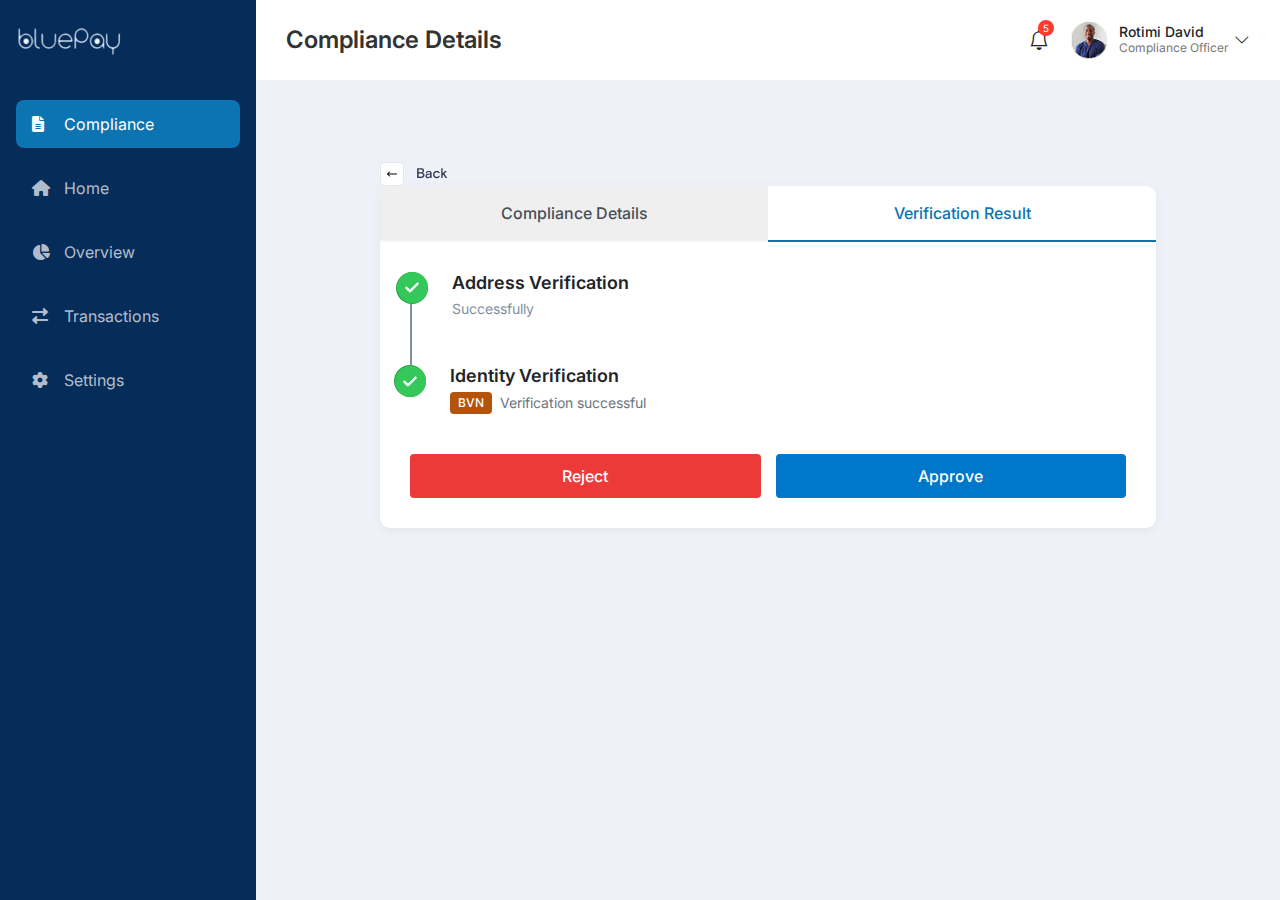
<file: verificationPage/verification.html>
<!DOCTYPE html>
<html lang="en">
<head>
    <meta charset="UTF-8">
    <meta name="viewport" content="width=device-width, initial-scale=1.0">
    <title>Verification Result</title>
    <!-- Bootstrap CSS -->
    <link rel="stylesheet" href="https://cdn.jsdelivr.net/npm/bootstrap-icons@1.11.1/font/bootstrap-icons.css">
    <link href="https://cdn.jsdelivr.net/npm/bootstrap@5.3.0/dist/css/bootstrap.min.css" rel="stylesheet">
    <!-- Font Awesome Icons -->
    <link rel="stylesheet" href="https://cdnjs.cloudflare.com/ajax/libs/font-awesome/6.0.0/css/all.min.css">
    <link rel="stylesheet" href="verification.css">
    
</head>
<body>
   

    <div class="dashboard-container">
        <!-- Sidebar -->
        <div class="sidebar">
          <div class="sidebar-header">
            <div class="logo-container">
              <img src="../assets/logo.svg" class="logo">
            </div>
          </div>
          
          <nav class="sidebar-menu">
            <ul class="nav-list">
              <li class="nav-item active">
                <a href="../complianceOfficer/comlianceOfficer.html" class="nav-link">
                  <i class="fas fa-file-alt nav-icon"></i>
                  <span>Compliance</span>
                </a>
              </li>
  
              <li class="nav-item">
                  <a href="#" class="nav-link">
                    <i class="fas fa-home nav-icon"></i>
                    <span>Home</span>
                  </a>
              </li>
  
              <li class="nav-item">
                  <a href="../dashboard/dashboard.html" class="nav-link">
                    <i class="fas fa-chart-pie nav-icon"></i>
                    <span>Overview</span>
                  </a>
              </li>
  
              <li class="nav-item">
                  <a href="#" class="nav-link">
                    <i class="fas fa-exchange-alt nav-icon"></i>
                    <span>Transactions</span>
                  </a>
              </li>
  
              <li class="nav-item">
                  <a href="#" class="nav-link">
                    <i class="fas fa-cog nav-icon"></i>
                    <span>Settings</span>
                  </a>
              </li>
              
            </ul>
          </nav>
        </div>
  
        <!-- Mobile menu toggle button -->
        <button class="mobile-menu-toggle">
          <i class="fas fa-bars"></i>
        </button>
        
        <!-- Mobile logo container -->
        <div class="mobile-logo-container">
          <img src="../assets/logo.svg" class="logo" style="margin-left: 0;">
        </div>
  
        <div class="sidebar-overlay"></div>
  
        <!-- Main Content -->
        <div class="main-content">
          <!-- Top Navbar -->
          <header class="dashboard-header">
              <h1 class="page-title">Compliance Details</h1>
              <div class="header-right">
                <div class="notification-bell">
                  <i class="bi bi-bell"></i>
                  <span class="notification-badge">5</span>
                </div>
                <div class="user-profile">
                  <img src="../assets/profilePicture.png" alt="User Profile" class="profile-image">
                  <div class="user-info">
                    <div class="user-name">Rotimi David</div>
                    <div class="user-role">Compliance Officer</div>
                  </div>
                  <i class="bi bi-chevron-down"></i>
                </div>
              </div>
            </header>
       
          <!-- Dashboard Content -->
          <div class="dashboard-content">
             <!--  -->
             <div class="container">
                <div class="email-icon-container">
                    <img src="../assets/dark-back-icon.png">
                  </div>
                
                <div class="tabs-container">
                    <div class="tab-options" id="verificationTabs" role="tablist">
                        <div class="tab-item" role="presentation">
                            <button class="tab-button" id="details-tab" data-bs-toggle="tab" data-bs-target="#details" type="button" role="tab" aria-controls="details" aria-selected="false">Compliance Details</button>
                        </div>
                        <div class="tab-item" role="presentation">
                            <button class="tab-button active" id="verification-tab" data-bs-toggle="tab" data-bs-target="#verification" type="button" role="tab" aria-controls="verification" aria-selected="true">Verification Result</button>
                        </div>
                    </div>
                    
                    <div class="tab-content" id="verificationTabsContent">
                        <div class="tab-pane fade" id="details" role="tabpanel" aria-labelledby="details-tab">
                            <!-- Compliance details content would go here -->
                            <div class="tab-content" id="complianceTabsContent">
                                <div class="tab-pane fade show active" id="details" role="tabpanel" aria-labelledby="details-tab">
                                    <!-- Profile Section -->
                                    <div class="section-container">
                                        <div class="section-header" data-bs-toggle="collapse" data-bs-target="#profileContent" aria-expanded="true" aria-controls="profileContent">
                                            <h3>Profile</h3>
                                            <i class="fas fa-chevron-down toggle-icon"></i>
                                        </div>
                                        <div id="profileContent" class="collapse show">
                                            <div class="section-content">
                                                <div class="row">
                                                    <div class="col-md-12">
                                                        <div class="data-row">
                                                            <div class="data-label">Country</div>
                                                            <div class="data-value">Nigeria</div>
                                                        </div>
                                                    </div>
                                                    <div class="col-md-12">
                                                        <div class="data-row">
                                                            <div class="data-label">Business Name</div>
                                                            <div class="data-value">PI Ventures</div>
                                                        </div>
                                                    </div>
                                                    <div class="col-md-12">
                                                        <div class="data-row">
                                                            <div class="data-label">Business/Registration Type</div>
                                                            <div class="data-value">Unregistered/Starter business</div>
                                                        </div>
                                                    </div>
                                                </div>
                                            </div>
                                        </div>
                                    </div>
                                    
                                    <!-- Contact Section -->
                                    <div class="section-container">
                                        <div class="section-header" data-bs-toggle="collapse" data-bs-target="#contactContent" aria-expanded="false" aria-controls="contactContent">
                                            <h3>Contact</h3>
                                            <i class="fas fa-chevron-down toggle-icon"></i>
                                        </div>
                                        <div id="contactContent" class="collapse">
                                            <div class="section-content">
                                                <div class="row">
                                                    <div class="col-md-12">
                                                        <div class="data-row">
                                                            <div class="data-label">Business Email</div>
                                                            <div class="data-value">piventures@gmail.com</div>
                                                        </div>
                                                    </div>
                                                    <div class="col-md-12">
                                                        <div class="data-row">
                                                            <div class="data-label">Support Email</div>
                                                            <div class="data-value">piventures@gmail.com</div>
                                                        </div>
                                                    </div>
                                                    <div class="col-md-12">
                                                        <div class="data-row">
                                                            <div class="data-label">Dispute Email</div>
                                                            <div class="data-value">piventures@gmail.com</div>
                                                        </div>
                                                    </div>
                                                    <div class="col-md-12">
                                                        <div class="data-row">
                                                            <div class="data-label">Phone Number</div>
                                                            <div class="data-value">08139329921</div>
                                                        </div>
                                                    </div>
                                                    <div class="col-md-12">
                                                        <div class="data-row">
                                                            <div class="data-label">Website</div>
                                                            <div class="data-value">www.piventures.com</div>
                                                        </div>
                                                    </div>
                                                    <div class="col-md-12">
                                                        <div class="data-row">
                                                            <div class="data-label">Facebook</div>
                                                            <div class="data-value">www.facebook.com/piven</div>
                                                        </div>
                                                    </div>
                                                </div>
                                            </div>
                                        </div>
                                    </div>
                                    
                                    <!-- Business Address Section -->
                                    <div class="section-container">
                                        <div class="section-header" data-bs-toggle="collapse" data-bs-target="#addressContent" aria-expanded="false" aria-controls="addressContent">
                                            <h3>Business Address</h3>
                                            <i class="fas fa-chevron-down toggle-icon"></i>
                                        </div>
                                        <div id="addressContent" class="collapse">
                                            <div class="section-content">
                                                <div class="row">
                                                    <div class="col-md-12">
                                                        <div class="data-row">
                                                            <div class="data-label">Country</div>
                                                            <div class="data-value">Nigeria</div>
                                                        </div>
                                                    </div>
                                                    <div class="col-md-12">
                                                        <div class="data-row">
                                                            <div class="data-label">State</div>
                                                            <div class="data-value">Lagos</div>
                                                        </div>
                                                    </div>
                                                    <div class="col-md-12">
                                                        <div class="data-row">
                                                            <div class="data-label">City</div>
                                                            <div class="data-value">Ikeja</div>
                                                        </div>
                                                    </div>
                                                    <div class="col-md-12">
                                                        <div class="data-row">
                                                            <div class="data-label">Street Address</div>
                                                            <div class="data-value">21A Ikeja Street, Awolowo Avenue</div>
                                                        </div>
                                                    </div>
                                                </div>
                                            </div>
                                        </div>
                                    </div>
                                    
                                    <!-- Identification Section -->
                                    <div class="section-container">
                                        <div class="section-header" data-bs-toggle="collapse" data-bs-target="#identificationContent" aria-expanded="false" aria-controls="identificationContent">
                                            <h3>Identification</h3>
                                            <i class="fas fa-chevron-down toggle-icon"></i>
                                        </div>
                                        <div id="identificationContent" class="collapse">
                                            <div class="section-content">
                                                <div class="row">
                                                    <div class="col-md-12">
                                                        <div class="data-row">
                                                            <div class="data-label">First Name</div>
                                                            <div class="data-value">Biayo</div>
                                                        </div>
                                                    </div>
                                                    <div class="col-md-12">
                                                        <div class="data-row">
                                                            <div class="data-label">Last Name</div>
                                                            <div class="data-value">Lawal</div>
                                                        </div>
                                                    </div>
                                                    <div class="col-md-12">
                                                        <div class="data-row">
                                                            <div class="data-label">Date of Birth</div>
                                                            <div class="data-value">01/03/2020</div>
                                                        </div>
                                                    </div>
                                                    <div class="col-md-12">
                                                        <div class="data-row">
                                                            <div class="data-label">Nationality</div>
                                                            <div class="data-value">Nigeria</div>
                                                        </div>
                                                    </div>
                                                    <div class="col-md-12">
                                                        <div class="data-row">
                                                            <div class="data-label">Identification Number</div>
                                                            <div class="data-value">20232028219392</div>
                                                        </div>
                                                    </div>
                                                    <div class="col-md-12">
                                                        <div class="data-row">
                                                            <div class="data-label">Proof of Address</div>
                                                            <div class="data-value">
                                                                <a href="#" class="download-link">b3IBgTe0PhwvbwPQbU9.pdf <i class="fas fa-download"></i></a>
                                                            </div>
                                                        </div>
                                                    </div>
                                                </div>
                                            </div>
                                        </div>
                                    </div>
                                    
                                    <!-- Personal Bank Account Section -->
                                    <div class="section-container">
                                        <div class="section-header" data-bs-toggle="collapse" data-bs-target="#bankContent" aria-expanded="false" aria-controls="bankContent">
                                            <h3>Personal Bank Account</h3>
                                            <i class="fas fa-chevron-down toggle-icon"></i>
                                        </div>
                                        <div id="bankContent" class="collapse">
                                            <div class="section-content">
                                                <div class="row">
                                                    <div class="col-md-12">
                                                        <div class="data-row">
                                                            <div class="data-label">Bank Name</div>
                                                            <div class="data-value">United Bank of Africa</div>
                                                        </div>
                                                    </div>
                                                    <div class="col-md-12">
                                                        <div class="data-row">
                                                            <div class="data-label">Account Number</div>
                                                            <div class="data-value">03910039900</div>
                                                        </div>
                                                    </div>
                                                    <div class="col-md-12">
                                                        <div class="data-row">
                                                            <div class="data-label">Account Name</div>
                                                            <div class="data-value">Biayo Lawal</div>
                                                        </div>
                                                    </div>
                                                </div>
                                            </div>
                                        </div>
                                    </div>
                                    
                                    <!-- Service Agreement Section -->
                                    <div class="section-container">
                                        <div class="section-header" data-bs-toggle="collapse" data-bs-target="#agreementContent" aria-expanded="false" aria-controls="agreementContent">
                                            <h3>Service Agreement</h3>
                                            <i class="fas fa-chevron-down toggle-icon"></i>
                                        </div>
                                        <div id="agreementContent" class="collapse">
                                            <div class="section-content">
                                                <div class="row">
                                                    <div class="col-md-12">
                                                        <div class="data-row">
                                                            <div class="data-label">Full Name</div>
                                                            <div class="data-value">Biayo Lawal</div>
                                                        </div>
                                                    </div>
                                                    <div class="col-md-12">
                                                        <div class="data-row">
                                                            <div class="data-label">Phone Number</div>
                                                            <div class="data-value">08192996181</div>
                                                        </div>
                                                    </div>
                                                    <div class="col-md-12">
                                                        <div class="data-row">
                                                            <div class="data-label">Email Address</div>
                                                            <div class="data-value">08192996181</div>
                                                        </div>
                                                    </div>
                                                    <div class="col-md-12">
                                                        <div class="data-row">
                                                            <div class="data-label">Job Title</div>
                                                            <div class="data-value">Founder</div>
                                                        </div>
                                                    </div>
                                                </div>
                                            </div>
                                        </div>
                                    </div>
                                    
                                    <div class="action-buttons">
                                        <button type="button" class="btn-reject flex-fill">Reject</button>
                                        <button type="button" class="btn-approve flex-fill">Approve</button>
                                    </div>
                                </div>
                                
                                
                            </div>
                        </div>
                        
                        <div class="tab-pane fade show active" id="verification" role="tabpanel" aria-labelledby="verification-tab">
                            <div class="verification-timeline">
                                <div class="verification-item">
                                    <div class="check-icon">
                                        <img src="../assets/green-check.svg" alt="">
                                    </div>
                                    <h3 class="verification-title">Address Verification</h3>
                                    <p class="success-text">Successfully</p>
                                </div>
                                
                                <div class="verification-item">
                                    <div class="check-icon">
                                        <img src="../assets/green-check.svg" alt="">
                                    </div>
                                    <h3 class="verification-title">Identity Verification</h3>
                                    <div class="d-flex align-items-center mt-1">
                                        <span class="bvn-badge">BVN</span>
                                        <span class="verification-status">Verification successful</span>
                                    </div>
                                </div>
                            </div>
                            
                            <div class="action-buttons">
                                <button type="button" class="btn-reject" id="btn-reject">Reject</button>
                                <button type="button" class="btn-approve" id="btn-approve">Approve</button>
                            </div>
                        </div>
                    </div>
                </div>

                
            </div>
             <!-- Modal Overlay -->
    <div class="modal-overlay" id="modalOverlay">
        <div class="confirmation-modal">
            <!-- <div class="modal-header">
                <div></div>
                <button class="close-button" id="closeModal">&times;</button>
            </div>
            <div class="modal-body">
                <div class="info-icon">
                    <i class="bi bi-info-lg">i</i>
                </div>
                <h3 class="modal-title">You're about to approve this compliance, are you sure you want to approve?</h3>
                <p class="modal-subtitle">This action is irreversible</p>
            </div>
            <div class="modal-footer">
                <button class="btn-cancel" id="cancelButton">No, Cancel</button>
                <button class="btn-approve" id="confirmButton">Yes, Approve</button>
            </div> -->

            <div class="modal-header">
                <div id="modalTitle"></div>
                <button class="close-button" id="closeModal">&times;</button>
            </div>
            <div id="modalContent">
                <!-- Content will be injected by JavaScript based on the button clicked -->
            </div>
           
        </div>
    </div>
           
            </div>
          </div>
        </div>

    <!-- Bootstrap JS -->
    <script src="https://cdn.jsdelivr.net/npm/bootstrap@5.3.0/dist/js/bootstrap.bundle.min.js"></script>
    <script src="verification.js"></script>
</body>
</html>
</file>
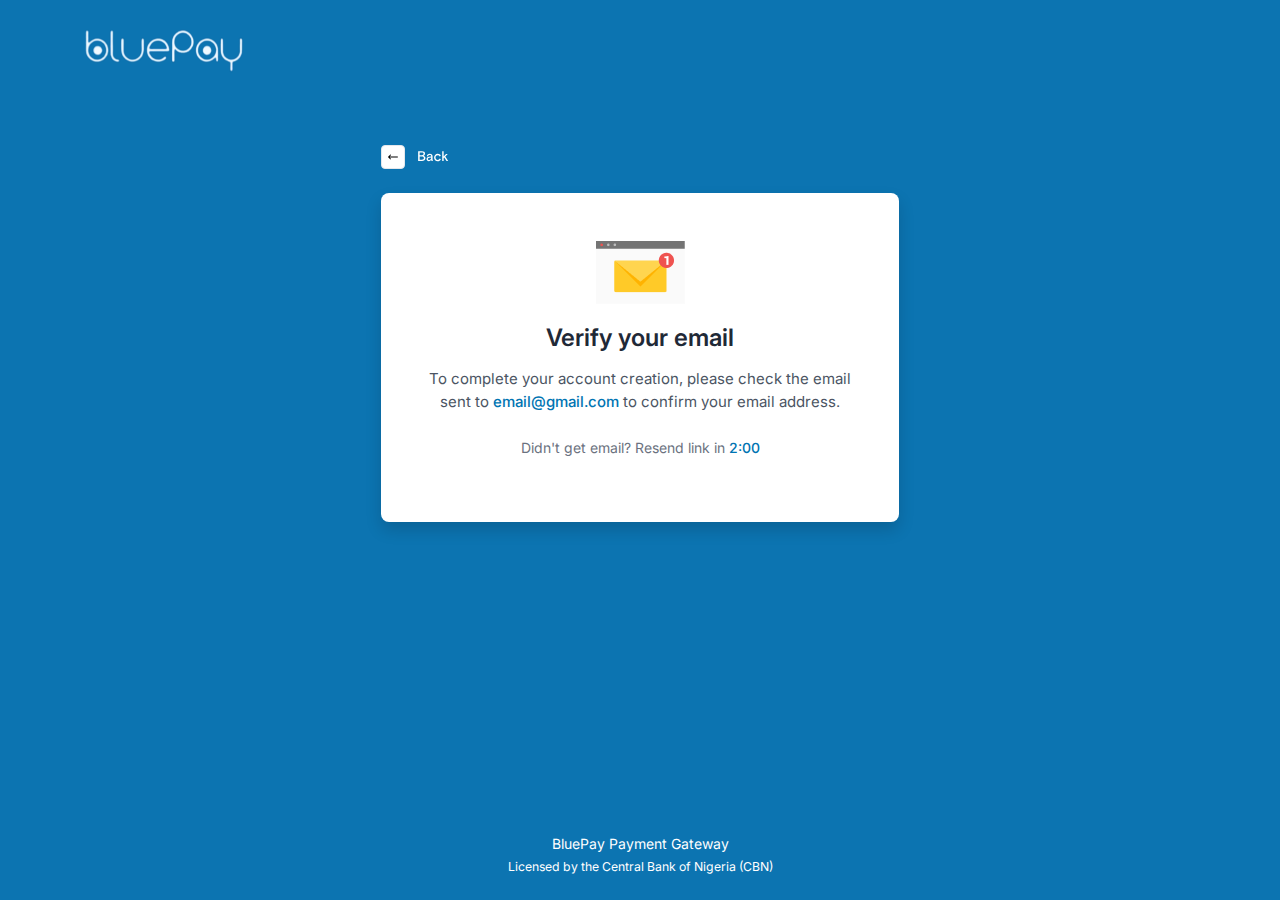
<file: verifyEmail/emailVerification.html>
<!DOCTYPE html>
<html lang="en">
<head>
  <meta charset="UTF-8">
  <meta name="viewport" content="width=device-width, initial-scale=1.0">
  <title>BluePay - Verify Email</title>
  <!-- Bootstrap CSS -->
  <link href="https://cdn.jsdelivr.net/npm/bootstrap@5.3.0/dist/css/bootstrap.min.css" rel="stylesheet">
  <link rel="stylesheet" href="https://cdn.jsdelivr.net/npm/bootstrap-icons@1.10.0/font/bootstrap-icons.css">
  <link rel="stylesheet" href="email.css">
</head>
<body>
  <div class="container-fluid min-vh-100 d-flex flex-column">
    <!-- Logo Section -->
    <div class="row mt-4">
      <div class="col-12">
        <div class="container">
          <img src="../assets/logo.svg" alt="BluePay Logo" class="logo">
        </div>
      </div>
    </div>
    
    <!-- Main Content -->
    <div class="container flex-grow-1 d-flex flex-column mt-5">
        
        <div class="ms-auto me-auto justify-content-center">
            <div class="position-relative my-3 mb-4">
                <img src="../assets/back-icon.svg"/>
            </div>
            <div>
        <!-- Email Verification Card -->
          <div class="card shadow border-0 verification-card mt-4">
            <div class="card-body p-5 text-center">
              <!-- Email Icon -->
              <div class="email-icon-container">
                <img src="../assets/email-image.png">
              </div>
              
              <!-- Verification Text -->
              <h3 class="card-title mb-3">Verify your email</h3>
              <p class="card-text mb-2">
                To complete your account creation, please check the email<br>
                sent to <span class="email-highlight">email@gmail.com</span> to confirm your email address.
              </p>
              
              <!-- Resend Link -->
              <p class="mt-4 resend-text">
                Didn't get email? Resend link in <span class="countdown">2:00</span>
              </p>
            </div>
          </div>
        </div>
      </div>
      
      <!-- Footer -->
      <div class="row mt-auto">
        <div class="col-12 text-center text-white footer-text">
          <p class="mb-1">BluePay Payment Gateway</p>
          <p class="small mb-4">Licensed by the Central Bank of Nigeria (CBN)</p>
        </div>
      </div>
    </div>
  </div>

  <script src="email.js"></script>
  <!-- Bootstrap JS Bundle with Popper -->
  <script src="https://cdn.jsdelivr.net/npm/bootstrap@5.3.0/dist/js/bootstrap.bundle.min.js"></script>
</body>
</html>
</file>
<file: login.css>
@import url('https://fonts.googleapis.com/css2?family=Inter:ital,opsz,wght@0,14..32,100..900;1,14..32,100..900&display=swap');
  :root {
    --primary-blue: #0C74B1;
    --light-blue: #CFE5F2;
    --dark-blue: #005a9e;
    --text-color: #405979;
    --light-gray: #FFF;
    --darker-blue: #062C5A;
  }
  


*{
    margin: 0;
    padding: 0;
    box-sizing: border-box;
}

body {
    background-color: #fff;
    font-family: "Inter", sans-serif;
    font-optical-sizing: auto;
    font-style: normal;
}
  /* Left Panel Styles */
  .left-panel {
    position: relative;
    overflow: hidden;
    background: linear-gradient(#0c74b116, #0C74B1), url('../assets//blueImage.png') no-repeat center center/cover;
    background-size: cover;
  }
  
  .img-cover {
    width: 100%;
    max-height: 400px;
  }
  
  .left-content {
    
    z-index: 2;
  }

  .left-content .content{
    padding: 2rem 3rem;
  }
  
  .left-content h1 {
    font-size: 2.5rem;
    font-weight: 700;
  }
  
  .left-content p {
    font-size: 1.1rem;
    font-weight: 400;
    opacity: 0.9;
  }

  
  .dots-indicator {
    display: flex;
    gap: 8px;
  }
  
  .dot {
    width: 10px;
    height: 10px;
    background-color: rgba(255, 255, 255, 0.4);
    border-radius: 50%;
    display: inline-block;
  }
  
  .dot.active {
    background-color: white;
    width: 25px;
    border-radius: 10px;
  }
  
  /* Right Panel Styles */
  .right-panel {
    background-color: white;
    padding: 2rem;
  }
  
  .login-container {
    width: 100%;
    max-width: 500px;
    padding: 0 15px;
}
.login-header{
    color: #062c5a;

}
.login-p{
    color: #313957;
    color: red;
}
  
  .logo {
    height: 40px;
    margin-bottom: 1rem;
  }
  
  .form-label {
    font-size: 0.9rem;
    font-weight: 500;
    color: var(--darker-blue);
    margin-bottom: 0.5rem;
  }
  
  .form-control {
    padding: 0.8rem 1rem;
    border: 1px solid #e2e8f0;
    border-radius: 4px;
    background-color: var(--light-gray);
  }
  
  .form-control:focus {
    border-color: var(--primary-blue);
    box-shadow: 0 0 0 0.25rem rgba(0, 113, 188, 0.1);
  }
  
  .password-toggle {
    position: absolute;
    right: 15px;
    top: 50%;
    transform: translateY(-50%);
    cursor: pointer;
    color: var(--primary-blue);
  }
  
  .forgot-password {
    font-size: 0.9rem;
    color: var(--primary-blue);
    text-decoration: none;
  }
  
  .btn-login {
    padding: 0.8rem;
    background-color: var(--primary-blue);
    border: none;
    color: #fff;
    font-weight: 600;
    border-radius: 4px;
    transition: all 0.3s ease;
    &:hover{
        background-color: var(--primary-blue);
        color: white;
    };
    &:disabled{
        background-color: var(--light-blue);

    };
  }
  
 
  
  .signup-link {
    color: var(--primary-blue);
    text-decoration: none;
  }
  
  /* SMALL SCREEN */
  @media (max-width: 900px) {
    .left-panel {
      display: none;
    }
    
    .login-container {
      max-width: 100%;
    }
  }
</file>
<file: complianceOfficer/complianceOfficer.css>
@import url('https://fonts.googleapis.com/css2?family=Inter:ital,opsz,wght@0,14..32,100..900;1,14..32,100..900&display=swap');

:root {
  --primary-blue: #0C74B1;
  --light-blue: #CFE5F2;
  --dark-blue: #005a9e;
  --text-color: #405979;
  --light-gray: #FFF;
  --darker-blue: #062C5A;
  --medium-gray: #6B7280;
  --success-green: #34C759;
}

* {
  margin: 0;
  padding: 0;
  box-sizing: border-box;
}

body {
  background-color: #fff;
  font-family: "Inter", sans-serif;
  font-optical-sizing: auto;
  font-style: normal;
}



.dashboard-container {
  display: flex;
  min-height: 100vh;
  background-color: #eef1f7;
}

/* Main Content Styles */
.main-content {
  flex: 1;
  display: flex;
  flex-direction: column;
  overflow-y: auto;
  transition: all 0.3s ease;
}

.dashboard-content {
    padding: 20px 30px;
  flex: 1;
  margin-left: 20%;
 

}


.w-4 {
  width: 16px;
  height: 16px;
}

.w-5 {
  width: 20px;
  height: 20px;
}

.w-6 {
  width: 24px;
  height: 24px;
}

/* Sidebar Styles Section */
.sidebar {
  width: 20%;
  background-color: var(--darker-blue);
  color: white;
  padding: 1.5rem 1rem;
  display: flex;
  flex-direction: column;
  flex-shrink: 0;
  z-index: 1000;
  height: 100vh;
  transition: all 0.3s ease;
  position: fixed;
}

.sidebar-header {
  margin-bottom: 2rem;
}

.logo-container {
  display: flex;
  align-items: center;
  justify-content: space-between;
  margin-bottom: 0.5rem;
}

.logo {
  width: 109px;
}


.nav-list {
  list-style: none;
  padding: 0;
  margin: 0;
}

.nav-item {
  margin-bottom: 1rem;
}

.nav-link {
  display: flex;
  align-items: center;
  padding: 0.75rem 1rem;
  color: rgba(255, 255, 255, 0.7);
  border-radius: 8px;
  text-decoration: none;
  transition: all 0.2s ease;
}

.nav-link:hover, 
.nav-item.active .nav-link {
  background-color: var(--primary-blue);
  color: white;
}

.nav-icon {
  margin-right: 12px;
  display: flex;
  align-items: center;
  width: 20px;
  height: 20px;
}

  /* Header Styles */

  .dashboard-header {
    display: flex;
    justify-content: space-between;
    align-items: center;
    margin-bottom: 30px;
    flex-wrap: wrap;
    background-color: #FFF;
    padding: 20px 30px;
    margin-left: 20%;
  }
  
  .page-title {
    font-size: 24px;
    font-weight: 600;
    color: #333;
    margin: 0;
  }
  
  .header-right {
    display: flex;
    align-items: center;
  }
  
  .notification-bell {
    position: relative;
    margin-right: 20px;
    cursor: pointer;
  }
  
  .notification-bell i {
    font-size: 20px;
  }
  
  .notification-badge {
    position: absolute;
    top: -5px;
    right: -5px;
    background-color: #ff3b30;
    color: white;
    font-size: 10px;
    width: 16px;
    height: 16px;
    border-radius: 50%;
    display: flex;
    justify-content: center;
    align-items: center;
  }
  
  .user-profile {
    display: flex;
    align-items: center;
    cursor: pointer;
  }
  
  .profile-image {
    width: 40px;
    height: 40px;
    border-radius: 50%;
    margin-right: 10px;
  }
  
  .user-info {
    line-height: 1.2;
    margin-right: 5px;
  }
  
  .user-name {
    font-weight: 500;
    font-size: 14px;
  }
  
  .user-role {
    font-size: 12px;
    color: #777;
  }
  

/* DASHBARD MAIN CONTENT STYLING */

  
  /* Statistics Cards */
  .statistics-container {
    margin-bottom: 30px;
  }
  
  .stat-card {
    border-radius: 8px;
    padding: 20px;
    color: white;
    display: flex;
    justify-content: space-between;
    align-items: flex-start;
    margin-bottom: 15px;
    height: 100%;
  }
  
  .stat-card.pending {
    background-color: #f8b500;
  }
  
  .stat-card.approved {
    background-color: #34c759;
  }
  
  .stat-card.rejected {
    background-color: #ff3b30;
  }
  
  .stat-info {
    display: flex;
    flex-direction: column;
  }
  
  .stat-number {
    font-size: 32px;
    font-weight: 700;
    margin: 0 0 5px 0;
  }
  
  .stat-detail {
    font-size: 14px;
    margin: 0;
    opacity: 0.9;
  }
  
  .stat-action {
    color: white;
    text-decoration: none;
    font-size: 14px;
    padding-top: 8px;
    display: block;
  }
  
  /* Recent Requests Section */
  .recent-requests {
    background-color: white;
    border-radius: 8px;
    padding: 20px;
    margin-bottom: 30px;
    box-shadow: 0 1px 3px rgba(0,0,0,0.1);
  }
  
  .section-header {
    display: flex;
    justify-content: space-between;
    align-items: center;
    margin-bottom: 15px;
    flex-wrap: wrap;
  }
  
  .section-header h3 {
    font-size: 18px;
    font-weight: 600;
    margin: 0;
    color: #333;
  }
  
  .see-all {
    font-size: 13px;
    color: #0066B1;
    text-decoration: none;
  }
  
  .see-all i {
    font-size: 10px;
  }
  
  /* Table Styles */
  .table {
    margin-bottom: 0;
  }
  
  .table thead th {
    font-size: 13px;
    font-weight: 600;
    border-bottom: 1px solid #eee;
    color: #555;
    padding: 12px 8px;
  }
  
  .table tbody td {
    font-size: 13px;
    padding: 12px 8px;
    border-top: none;
    border-bottom: 1px solid #eee;
    vertical-align: middle;
  }
  
  .table tbody tr:last-child td {
    border-bottom: none;
  }
  
  .date-time {
    line-height: 1.3;
  }
  
  .view-link {
    color: #0066B1;
    text-decoration: none;
  }
  

/* Success Modal Styles */
.modal-overlay {
  position: fixed;
  top: 0;
  left: 0;
  right: 0;
  bottom: 0;
  background-color: rgba(0, 0, 0, 0.4);
  display: flex;
  align-items: center;
  justify-content: center;
  z-index: 1000;
}

.success-modal {
  background-color: white;
  border-radius: 8px;
  width: 100%;
  max-width: 480px;
  padding: 2rem;
  text-align: center;
  position: relative;
  box-shadow: 0 10px 25px rgba(0, 0, 0, 0.1);
}

.close-button {
  position: absolute;
  top: 12px;
  right: 12px;
  background: none;
  border: none;
  font-size: 1.5rem;
  color: #ccc;
  cursor: pointer;
}

.success-icon {
  width: 64px;
  height: 64px;
  background-color: var(--success-green);
  border-radius: 50%;
  display: flex;
  align-items: center;
  justify-content: center;
  margin: 0 auto 1.5rem;
  color: white;
  font-size: 24px;
}

.modal-title {
  font-size: 1.5rem;
  font-weight: 600;
  margin-bottom: 0.25rem;
  color: #333;
}

.modal-subtitle {
  font-size: 1.1rem;
  font-weight: 500;
  margin-bottom: 1.5rem;
  color: var(--medium-gray);
}

.modal-message {
  color: #666;
  line-height: 1.6;
  margin-bottom: 1.5rem;
}

.get-started-button {
  background-color: var(--primary-blue);
  color: white;
  border: none;
  border-radius: 4px;
  padding: 0.75rem 2rem;
  font-weight: 500;
  cursor: pointer;
  transition: background-color 0.2s ease;
}

.get-started-button:hover {
  background-color: var(--dark-blue);
}

/* Mobile Styles cOmponents*/
.mobile-menu-toggle {
  display: none;
  background: none;
  border: none;
  color: white;
  font-size: 1.5rem;
  cursor: pointer;
  position: fixed;
  top: 15px;
  right: 15px;
  z-index: 1100;
}

.mobile-logo-container {
  display: none;
  background-color: var(--darker-blue);
  padding: 1rem;
  position: fixed;
  top: 0;
  left: 0;
  right: 0;
  z-index: 1000;
}

@media (max-width: 900px) {
  .sidebar {
    width: 250px;
    position: fixed;
    left: -250px;
    transition: left 0.3s ease;
  }
  
  .sidebar.active {
    left: 0;
  }
  
  .mobile-menu-toggle {
    display: block;
  }
  
  .mobile-logo-container {
    display: flex;
    justify-content: space-between;
    align-items: center;
  }
  
  .dashboard-content {
    margin-left: 0;
  
  }


  .dashboard-header{
    margin-left: 0;
    margin-top: 4rem;
  }
  
  .right-column-form {
    padding: 0 15px;
  }
  
 
  
  .form-actions {
    display: flex;
    flex-direction: column;
  }
  
  .form-actions .btn {
    margin-bottom: 10px;
    margin-left: 0 ;
  }
  
  .success-modal {
    width: 90%;
    max-width: 350px;
    padding: 1.5rem;
  }
}


/* overlay for mobile */
.sidebar-overlay {
  display: none;
  position: fixed;
  top: 0;
  left: 0;
  right: 0;
  bottom: 0;
  background-color: rgba(0, 0, 0, 0.5);
  z-index: 999;
}

.sidebar-overlay.active {
  display: block;
}
</file>
<file: dashboard/dashboard.css>
@import url('https://fonts.googleapis.com/css2?family=Inter:ital,opsz,wght@0,14..32,100..900;1,14..32,100..900&display=swap');

:root {
  --primary-blue: #0C74B1;
  --light-blue: #CFE5F2;
  --dark-blue: #005a9e;
  --text-color: #405979;
  --light-gray: #FFF;
  --darker-blue: #062C5A;
  --medium-gray: #6B7280;
  --success-green: #34C759;
}

* {
  margin: 0;
  padding: 0;
  box-sizing: border-box;
}

body {
  background-color: #fff;
  font-family: "Inter", sans-serif;
  font-optical-sizing: auto;
  font-style: normal;
}



.dashboard-container {
  display: flex;
  min-height: 100vh;
  background-color: #eef1f7;
}

/* Main Content Styles */
.main-content {
  flex: 1;
  display: flex;
  flex-direction: column;
}

.dashboard-content {
  flex: 1;
  margin-left: 20%;
}


.w-4 {
  width: 16px;
  height: 16px;
}

.w-5 {
  width: 20px;
  height: 20px;
}

.w-6 {
  width: 24px;
  height: 24px;
}

/* Sidebar Styles Section */
.sidebar {
  width: 20%;
  background-color: var(--darker-blue);
  color: white;
  padding: 1.5rem 1rem;
  display: flex;
  flex-direction: column;
  flex-shrink: 0;
  z-index: 1000;
  height: 100vh;
  transition: all 0.3s ease;
  position: fixed;
}

.sidebar-header {
  margin-bottom: 2rem;
}

.logo-container {
  display: flex;
  align-items: center;
  justify-content: space-between;
  margin-bottom: 0.5rem;
}

.logo {
  width: 109px;
}

.test-mode-badge {
  background-color: var(--primary-blue);
  color: white;
  font-size: 0.6rem;
  padding: 0.2rem 0.5rem;
  border-radius: 4px;
}

.nav-list {
  list-style: none;
  padding: 0;
  margin: 0;
}

.nav-item {
  margin-bottom: 1rem;
}

.nav-link {
  display: flex;
  align-items: center;
  padding: 0.75rem 1rem;
  color: rgba(255, 255, 255, 0.7);
  border-radius: 8px;
  text-decoration: none;
  transition: all 0.2s ease;
}

.nav-link:hover, 
.nav-item.active .nav-link {
  background-color: var(--primary-blue);
  color: white;
}

.nav-icon {
  margin-right: 12px;
  display: flex;
  align-items: center;
  width: 20px;
  height: 20px;
}

/* Top Navbar Sction */
.top-navbar {
  background-color: white;
  box-shadow: 0 1px 2px rgba(0, 0, 0, 0.05);
  z-index: 10;
  margin-left: 20%;
}

.user-profile {
  cursor: pointer;
}

.user-name {
  font-weight: 500;
  font-size: 0.9rem;
}

.user-id {
  font-size: 0.75rem;
  color: var(--medium-gray);
}

.avatar-placeholder {
  width: 36px;
  height: 36px;
  background-color: var(--primary-blue);
  border-radius: 6px;
  display: flex;
  align-items: center;
  justify-content: center;
  color: white;
}

.dropdown-indicator {
  color: var(--medium-gray);
}

/* DASHBARD MAIN CONTENT STYLING */
.kyc-content {
  overflow-x: hidden;
}

.kyc-progress-container {
  border-bottom: 1px solid #e6e9ec;
  background-color: rgba(12, 116, 177, 0.06);
  color: var(--primary-blue);
  text-align: center;
}

.progress-tab {
  background-color: #FEFEFE;
  padding: 3rem 2rem;
}

.progress-number {
  display: inline-flex;
  align-items: center;
  justify-content: center;
  width: 24px;
  height: 24px;
  background-color: var(--primary-blue);
  color: white;
  border-radius: 50%;
  font-size: 0.8rem;
}

.proceed-link {
  color: var(--primary-blue);
  text-decoration: none;
  font-weight: 500;
}

.progress-line {
  background-color: #34C759;
  background: #34C759;
}

.progress-percent {
  color: #34C759;
}

.kyc-steps .step {
  display: flex;
  align-items: center;
}

.step-icon {
  display: inline-flex;
  align-items: center;
  justify-content: center;
  width: 24px;
  height: 24px;
  border-radius: 50%;
  background-color: white;
  border: 1px solid #ddd;
}

.step-icon.completed {
  background-color: var(--success-green);
  border-color: var(--success-green);
  color: white;
}

.identification-form {
  background-color: white;
  margin: 3rem auto;
  width: 100%;
  max-width: 800px;
}

.select-icon {
  position: absolute;
  right: 15px;
  top: 50%;
  transform: translateY(-50%);
  pointer-events: none;
  color: var(--medium-gray);
}

.upload-container {
  cursor: pointer;
  transition: all 0.3s ease;
}

.upload-container:hover {
  background-color: var(--light-gray);
}

.upload-link {
  color: var(--primary-blue);
  text-decoration: none;
  font-weight: 500;
}

.form-actions .btn-primary {
  background-color: var(--primary-blue);
  border-color: var(--primary-blue);
  padding: 0.5rem 1.5rem;
}

.form-actions .btn-outline-secondary {
  color: var(--medium-gray);
  border-color: #ddd;
  padding: 0.5rem 1.5rem;
}

.form-label {
  font-size: 0.9rem;
  font-weight: 500;
  color: var(--medium-gray);
  margin-bottom: 0.5rem;
}

.form-control {
  padding: 0.8rem 1rem;
  border: 1px solid #e2e8f0;
  border-radius: 4px;
  background-color: var(--light-gray);
}

.form-control:focus {
  border-color: var(--primary-blue);
  box-shadow: 0 0 0 0.25rem rgba(0, 113, 188, 0.1);
}

.btn-primary {
  background-color: var(--primary-blue);
  border-color: var(--primary-blue);
}

.btn-primary:hover {
  background-color: var(--dark-blue);
  border-color: var(--dark-blue);
}


.dark-text{
    color: #313957;
}
.input-field{
    background: rgb(250, 250, 250);
    color: #062C5A;
    border: none;
    padding: 1rem;
    border-radius: 6px;
}

.input-small-text{
    font-size: 14px;
}


.select-field{
    appearance: none;
    -webkit-appearance: none;
    -moz-appearance: none;
    background-repeat: no-repeat;
    background-position: right 10px center;
    option{
        background: white; 
        font-size: 16px;
        font-weight: 500;
        padding: 10px;
    }
}

/* Success Modal Styles */
.modal-overlay {
  position: fixed;
  top: 0;
  left: 0;
  right: 0;
  bottom: 0;
  background-color: rgba(0, 0, 0, 0.4);
  display: flex;
  align-items: center;
  justify-content: center;
  z-index: 1000;
}

.success-modal {
  background-color: white;
  border-radius: 8px;
  width: 100%;
  max-width: 480px;
  padding: 2rem;
  text-align: center;
  position: relative;
  box-shadow: 0 10px 25px rgba(0, 0, 0, 0.1);
}

.close-button {
  position: absolute;
  top: 12px;
  right: 12px;
  background: none;
  border: none;
  font-size: 1.5rem;
  color: #ccc;
  cursor: pointer;
}

.success-icon {
  width: 64px;
  height: 64px;
  background-color: var(--success-green);
  border-radius: 50%;
  display: flex;
  align-items: center;
  justify-content: center;
  margin: 0 auto 1.5rem;
  color: white;
  font-size: 24px;
}

.modal-title {
  font-size: 1.5rem;
  font-weight: 600;
  margin-bottom: 0.25rem;
  color: #333;
}

.modal-subtitle {
  font-size: 1.1rem;
  font-weight: 500;
  margin-bottom: 1.5rem;
  color: var(--medium-gray);
}

.modal-message {
  color: #666;
  line-height: 1.6;
  margin-bottom: 1.5rem;
}

.get-started-button {
  background-color: var(--primary-blue);
  color: white;
  border: none;
  border-radius: 4px;
  padding: 0.75rem 2rem;
  font-weight: 500;
  cursor: pointer;
  transition: background-color 0.2s ease;
}

.get-started-button:hover {
  background-color: var(--dark-blue);
}

/* Mobile Styles cOmponents*/
.mobile-menu-toggle {
  display: none;
  background: none;
  border: none;
  color: white;
  font-size: 1.5rem;
  cursor: pointer;
  position: fixed;
  top: 15px;
  right: 15px;
  z-index: 1100;
}

.mobile-logo-container {
  display: none;
  background-color: var(--darker-blue);
  padding: 1rem;
  position: fixed;
  top: 0;
  left: 0;
  right: 0;
  z-index: 1000;
}

@media (max-width: 900px) {
  .sidebar {
    width: 250px;
    position: fixed;
    left: -250px;
    transition: left 0.3s ease;
  }
  
  .sidebar.active {
    left: 0;
  }
  
  .mobile-menu-toggle {
    display: block;
  }
  
  .mobile-logo-container {
    display: flex;
    justify-content: space-between;
    align-items: center;
  }
  
  .dashboard-content {
    margin-left: 0;
  
  }

  .test-mode-badge{
    display: none;
  }
  
  .kyc-progress-container {
    flex-direction: column;
    padding: 10px;
  }
  
  .kyc-progress-container span {
    margin-bottom: 5px;
  }
  
  .main-content {
    margin-left: 0;
  }
  
  .top-navbar {
    margin-left: 0;
    margin-top: 4rem;
  }
  
  .right-column-form {
    padding: 0 15px;
  }
  
  .identification-form {
    padding: 20px;
    margin: 1rem auto;
  }
  
  .form-actions {
    display: flex;
    flex-direction: column;
  }
  
  .form-actions .btn {
    margin-bottom: 10px;
    margin-left: 0 ;
  }
  
  .success-modal {
    width: 90%;
    max-width: 350px;
    padding: 1.5rem;
  }
}


/* overlay for mobile */
.sidebar-overlay {
  display: none;
  position: fixed;
  top: 0;
  left: 0;
  right: 0;
  bottom: 0;
  background-color: rgba(0, 0, 0, 0.5);
  z-index: 999;
}

.sidebar-overlay.active {
  display: block;
}
</file>
<file: otp/otp.css>
@import url('https://fonts.googleapis.com/css2?family=Inter:ital,opsz,wght@0,14..32,100..900;1,14..32,100..900&display=swap');


*{
    margin: 0;
    padding: 0;
    box-sizing: border-box;
}

body {
    background-color: #fff;
    font-family: "Inter", sans-serif;
    font-optical-sizing: auto;
    font-style: normal;
}



  :root {
    --primary-blue: #0C74B1;
    --light-blue: #CFE5F2;
    --dark-blue: #005a9e;
    --text-color: #405979;
    --light-gray: #FFF;
    --darker-blue: #062C5A;
  }
  

  .otp-page {
    background-color: var(--primary-blue);
  }
  
  .otp-container {
    max-width: 450px;
    margin: 0 auto;
    padding: 2rem 1rem;
    height: 100vh;
    display: flex;
    flex-direction: column;
  }
  
  .top-logo {
    text-align: left;
    margin-bottom: 1rem;
  }
  
  .top-logo img {
    height: 40px;
  }
  
  .back-button {
    margin-bottom: 1.5rem;
    text-align: center;
  }
  
  .back-button .btn {
    font-size: 0.9rem;
    padding: 0.5rem 1rem;
    border-radius: 4px;
  }
  
  .otp-card {
    background-color: white;
    border-radius: 8px;
    padding: 2rem;
    box-shadow: 0 4px 6px rgba(0, 0, 0, 0.1);
    margin-bottom: auto;
  }
  
  .shield-icon {
    width: 60px;
    height: 60px;
    background-color: #e6f0ff;
    border-radius: 50%;
    display: flex;
    align-items: center;
    justify-content: center;
    margin: 0 auto;
  }
  
  .shield-icon i {
    font-size: 30px;
    color: var(--primary-blue);
  }
  
  .otp-inputs {
    max-width: 360px;
    margin: 0 auto;
  }
  
  .otp-input {
    width: 45px;
    height: 45px;
    text-align: center;
    font-size: 1.25rem;
    border-radius: 4px;
    border: 1px solid #e2e8f0;
  }

  .btn-login {
    padding: 0.8rem;
    background-color: var(--primary-blue);
    border: none;
    color: #fff;
    font-weight: 600;
    border-radius: 4px;
    transition: all 0.3s ease;
    &:hover{
        background-color: #2482b9;
        color: #fff;
    };
    &:disabled{
        background-color: var(--light-blue);
        color: #fff;
    };
  }

  .text-primary{
    color: #0C74B1;
    color: red;
    text-decoration: none;
}
  
  .otp-input.active {
    border-color: var(--primary-blue);
    box-shadow: 0 0 0 0.25rem rgba(0, 113, 188, 0.1);
  }
  
  .otp-footer {
    margin-top: auto;
    padding-top: 2rem;
  }
  
  @media (max-width: 767.98px) {
    .otp-container {
      padding: 1.5rem 1rem;
    }
    
    .otp-card {
      padding: 1.5rem;
    }
    
    .otp-input {
      width: 40px;
      height: 40px;
    }
  }
</file>
<file: pendingCompliance/pendingCompliance.css>
@import url('https://fonts.googleapis.com/css2?family=Inter:ital,opsz,wght@0,14..32,100..900;1,14..32,100..900&display=swap');

:root {
  --primary-blue: #0C74B1;
  --light-blue: #CFE5F2;
  --dark-blue: #005a9e;
  --text-color: #405979;
  --light-gray: #FFF;
  --darker-blue: #062C5A;
  --medium-gray: #6B7280;
  --success-green: #34C759;
}

* {
  margin: 0;
  padding: 0;
  box-sizing: border-box;
}

body {
  background-color: #fff;
  font-family: "Inter", sans-serif;
  font-optical-sizing: auto;
  font-style: normal;
}



.dashboard-container {
  display: flex;
  min-height: 100vh;
  background-color: #eef1f7;
}

/* Main Content Styles */
.main-content {
  flex: 1;
  display: flex;
  flex-direction: column;
  overflow-y: auto;
  transition: all 0.3s ease;
}

.dashboard-content {
    padding: 20px 30px;
  flex: 1;
  margin-left: 20%;
 

}


.w-4 {
  width: 16px;
  height: 16px;
}

.w-5 {
  width: 20px;
  height: 20px;
}

.w-6 {
  width: 24px;
  height: 24px;
}

/* Sidebar Styles Section */
.sidebar {
  width: 20%;
  background-color: var(--darker-blue);
  color: white;
  padding: 1.5rem 1rem;
  display: flex;
  flex-direction: column;
  flex-shrink: 0;
  z-index: 1000;
  height: 100vh;
  transition: all 0.3s ease;
  position: fixed;
}

.sidebar-header {
  margin-bottom: 2rem;
}

.logo-container {
  display: flex;
  align-items: center;
  justify-content: space-between;
  margin-bottom: 0.5rem;
}

.logo {
  width: 109px;
}


.nav-list {
  list-style: none;
  padding: 0;
  margin: 0;
}

.nav-item {
  margin-bottom: 1rem;
}

.nav-link {
  display: flex;
  align-items: center;
  padding: 0.75rem 1rem;
  color: rgba(255, 255, 255, 0.7);
  border-radius: 8px;
  text-decoration: none;
  transition: all 0.2s ease;
}

.nav-link:hover, 
.nav-item.active .nav-link {
  background-color: var(--primary-blue);
  color: white;
}

.nav-icon {
  margin-right: 12px;
  display: flex;
  align-items: center;
  width: 20px;
  height: 20px;
}

  /* Header Styles */

  .dashboard-header {
    display: flex;
    justify-content: space-between;
    margin-left: 20%;
    align-items: center;
    margin-bottom: 30px;
    flex-wrap: wrap;
    background-color: #FFF;
    padding: 20px 30px;
  }
  
  .page-title {
    font-size: 24px;
    font-weight: 600;
    color: #333;
    margin: 0;
  }
  
  .header-right {
    display: flex;
    align-items: center;
  }
  
  .notification-bell {
    position: relative;
    margin-right: 20px;
    cursor: pointer;
  }
  
  .notification-bell i {
    font-size: 20px;
  }
  
  .notification-badge {
    position: absolute;
    top: -5px;
    right: -5px;
    background-color: #ff3b30;
    color: white;
    font-size: 10px;
    width: 16px;
    height: 16px;
    border-radius: 50%;
    display: flex;
    justify-content: center;
    align-items: center;
  }
  
  .user-profile {
    display: flex;
    align-items: center;
    cursor: pointer;
  }
  
  .profile-image {
    width: 40px;
    height: 40px;
    border-radius: 50%;
    margin-right: 10px;
  }
  
  .user-info {
    line-height: 1.2;
    margin-right: 5px;
  }
  
  .user-name {
    font-weight: 500;
    font-size: 14px;
  }
  
  .user-role {
    font-size: 12px;
    color: #777;
  }
  

/* DASHBARD MAIN CONTENT STYLING */

/* Search & Filter */
.search-container {
    position: relative;
}

.search-input {
    border: 1px solid #E6E7EA;
   padding: 1rem;
   border-radius: 8px;
   background-color: #fff;
}

.search-btn {
    position: absolute;
    right: 0;
    top: 0;
    bottom: 0;
    background: #fff;
    border: 1px solid #E6E7EA;
    border-left: none;
}


/* .filter-dropdown .btn {
    background-color: #fff;
    border: 1px solid #e0e0e0;
    color: #555;
    text-align: left;
    height: 40px;
} */

.filter-dropdown .btn:hover, 
.filter-dropdown .btn:focus {
    background-color: #fff;
    border-color: #e0e0e0;
}

.download-btn {
    background-color: #fff;
    border: 1px solid #e0e0e0;
    color: #0066B1;
}

.download-btn:hover, 
.download-btn:focus {
    background-color: #f0f8ff;
    border-color: #0066B1;
    color: #0066B1;
}



/* Custom period modal  */
.custom-period-container {
    border: 1px solid #e0e0e0;
    border-radius: 6px;
    background-color: white;
    box-shadow: 0 4px 12px rgba(0, 0, 0, 0.1);
    position: fixed;
    z-index: 1050;
    padding: 2rem 1rem;
    left: 50%;
    top: 50%;
    transform: translate(-50%, -50%);
    display: none;
}

.custom-period-title {
    font-size: 16px;
    font-weight: 600;
    color: #333;
    margin-bottom: 3rem;
    display: flex;
    justify-content: space-between;
    align-items: center;
}

.close-modal {
    cursor: pointer;
    color: #8E9196;
    background: none;
    border: none;
    font-size: 16px;
}


.input-field-group{
    display: flex;
    align-items: center;
    gap: 1rem;
}
.form-label{
    color: #313957;
}
.input-field{
    background-color: #F3F3F3;
    color: #B1B7BB;
    border-radius: 8px;
    padding: 0.5rem 1rem;
}
.date-input-group {
    margin-bottom: 20px;
}

.apply-btn {
    background-color: #0C74B1;
    color: white;
    border: none;
    padding: 0.5rem 1rem;
    border-radius: 8px;
    font-weight: 500;
}

.apply-btn:hover {
    background-color: #005091;
    color: white;
}

.cancel-btn {
    background-color: #fff;
    border: 1px solid #e0e0e0;
    color: #555;
    padding: 8px 16px;
    border-radius: 4px;
    margin-right: 10px;
    font-weight: 500;
}

.cancel-btn:hover {
    background-color: #f8f9fa;
}

.modal-backdrop {
    position: fixed;
    top: 0;
    left: 0;
    width: 100%;
    height: 100%;
    background-color: rgba(0, 0, 0, 0.5);
    z-index: 1040;
    display: none;
}


/* Date Filter Tag */
.date-filter-tag {
    display: inline-flex;
    align-items: center;
    background-color: #0C74B1;
    border: 1px solid #0C74B1;
    border-radius: 12px;
    padding: 6px 12px;
    margin: 15px 0;
    color: #fff;
    font-size: 13px;
    font-weight: 500;
}

.date-filter-tag .filter-text {
    margin-right: 8px;
}

.date-filter-tag .remove-filter {
    cursor: pointer;
    color: #fff;
    border: none;
    background: none;
    font-size: 14px;
    display: flex;
    align-items: center;
    justify-content: center;
    padding: 0;
    margin-left: 5px;
}

.date-filter-tag-row {
    margin: 12px 0;
    display: none;
}


  /* Recent Requests Section */
  .recent-requests {
    background-color: white;
    border-radius: 8px;
    padding: 20px;
    margin-bottom: 30px;
    box-shadow: 0 1px 3px rgba(0,0,0,0.1);
  }
  
  .section-header {
    display: flex;
    justify-content: space-between;
    align-items: center;
    margin-bottom: 15px;
    flex-wrap: wrap;
  }
  
  .section-header h3 {
    font-size: 18px;
    font-weight: 600;
    margin: 0;
    color: #333;
  }
  
  .see-all {
    font-size: 13px;
    color: #0066B1;
    text-decoration: none;
  }
  
  .see-all i {
    font-size: 10px;
  }
  
  /* Table Styles */
  .table {
    margin-bottom: 0;
  }
  
  .table thead th {
    font-size: 13px;
    font-weight: 600;
    border-bottom: 1px solid #eee;
    color: #555;
    padding: 12px 8px;
  }
  
  .table tbody td {
    font-size: 13px;
    padding: 12px 8px;
    border-top: none;
    border-bottom: 1px solid #eee;
    vertical-align: middle;
  }
  
  .table tbody tr:last-child td {
    border-bottom: none;
  }
  
  .date-time {
    line-height: 1.3;
  }
  
  .view-link {
    color: #0066B1;
    text-decoration: none;
  }
  

  /* Pagination section styles */
/* Pagination */
.pagination-section{
    background-color: #fff;
    padding: 1rem 0;
    margin: 1rem 0;
    align-items: center;
}
.pagination-info {
    font-size: 14px;
    color: 313957;
    font-weight: 500;
}

.pagination {
    display: flex;
    align-items: center;
    justify-content: flex-end;
    gap: 8px;
    margin-bottom: 0;
}

.pagination .page-item {
    display: inline-block;
}

.pagination .page-link {
    min-width: 32px;
    height: 32px;
    display: flex;
    align-items: center;
    justify-content: center;
    color: #98A2B3;
    border: none;
    border-radius: 4px;
    padding: 0 10px;
    font-size: 14px;
    background-color: transparent;
    transition: all 0.2s ease;
}

.pagination .page-item.active .page-link {
    color: #000;
    font-weight: 500;
    border: 1px solid #1280E0;
    border-radius: 6px;
}

.pagination .page-link:hover:not(.active) {
    background-color: #f0f0f0;
}

.pagination .nav-btn {
    display: flex;
    align-items: center;
    justify-content: center;
    color: #344054;
    background-color: white;
    border: 1px solid #D0D5DD;
    border-radius: 8px;
    padding: 6px 12px;
    font-size: 14px;
    font-weight: 500;
    transition: all 0.2s ease;
    height: 36px;
    text-decoration: none;
}

.pagination .nav-btn i {
    font-size: 12px;
}

.pagination .nav-btn.prev i {
    margin-right: 8px;
}

.pagination .nav-btn.next i {
    margin-left: 8px;
}

.pagination .nav-btn:hover {
    background-color: #f8f9fa;
}

.pagination .nav-btn.disabled {
    color: #c8c8c9;
    pointer-events: none;
}

.pagination .ellipsis {
    color: #8E9196;
    display: flex;
    align-items: center;
    justify-content: center;
}



/* Mobile Styles cOmponents*/
.mobile-menu-toggle {
  display: none;
  background: none;
  border: none;
  color: white;
  font-size: 1.5rem;
  cursor: pointer;
  position: fixed;
  top: 15px;
  right: 15px;
  z-index: 1100;
}

.mobile-logo-container {
  display: none;
  background-color: var(--darker-blue);
  padding: 1rem;
  position: fixed;
  top: 0;
  left: 0;
  right: 0;
  z-index: 1000;
}

@media (max-width: 900px) {
  .sidebar {
    width: 250px;
    position: fixed;
    left: -250px;
    transition: left 0.3s ease;
  }
  
  .sidebar.active {
    left: 0;
  }
  
  .mobile-menu-toggle {
    display: block;
  }
  
  .mobile-logo-container {
    display: flex;
    justify-content: space-between;
    align-items: center;
  }
  
  .dashboard-content {
    margin-left: 0;
  
  }


  .dashboard-header{
    margin-left: 0;
    margin-top: 4rem;
  }
  
  .right-column-form {
    padding: 0 15px;
  }
  
 
  
  .form-actions {
    display: flex;
    flex-direction: column;
  }
  
  .form-actions .btn {
    margin-bottom: 10px;
    margin-left: 0 ;
  }
  
  .success-modal {
    width: 90%;
    max-width: 350px;
    padding: 1.5rem;
  }
}


/* overlay for mobile */
.sidebar-overlay {
  display: none;
  position: fixed;
  top: 0;
  left: 0;
  right: 0;
  bottom: 0;
  background-color: rgba(0, 0, 0, 0.5);
  z-index: 999;
}

.sidebar-overlay.active {
  display: block;
}
</file>
<file: register/styles.css>
@import url('https://fonts.googleapis.com/css2?family=Inter:ital,opsz,wght@0,14..32,100..900;1,14..32,100..900&display=swap');



*{
    margin: 0;
    padding: 0;
    box-sizing: border-box;
}

body {
    background-color: #fff;
    font-family: "Inter", sans-serif;
    font-optical-sizing: auto;
    font-style: normal;
}

/* CUSTOM STYLINGS */
p{
    font-size: 14px;
}
.darker-text{
    color: #062C5A;
}
.dark-text{
    color: #313957;
}
.input-field{
    background: rgb(250, 250, 250);
    color: #062C5A;
    border: none;
    padding: 1rem;
    border-radius: 6px;
}

.custom-span{
    color: #828FA3;
}

.select-field{
    appearance: none;
    -webkit-appearance: none;
    -moz-appearance: none;
    background-image: url("data:image/svg+xml;charset=UTF-8,%3Csvg xmlns='http://www.w3.org/2000/svg' width='16' height='16' fill='currentColor' class='bi bi-chevron-down' viewBox='0 0 16 16'%3E%3Cpath fill-rule='evenodd' d='M1.646 4.646a.5.5 0 0 1 .708 0L8 10.293l5.646-5.647a.5.5 0 0 1 .708.708l-6 6a.5.5 0 0 1-.708 0l-6-6a.5.5 0 0 1 0-.708z'/%3E%3C/svg%3E");
    background-repeat: no-repeat;
    background-position: right 10px center;
    option{
        background: white; 
        font-size: 16px;
        font-weight: 500;
        padding: 10px;
    }
}
.input-small-text{
    font-size: 14px;
}

.btn-primary{
    background-color: #0C74B1;
    padding: 1rem;
    font-weight: bold;
    &:hover{
        background-color: #2482b9;
    }
}

.disabled-button{
    background-color: #CFE5F2;
}

a{
    color: #0C74B1;
    text-decoration: none;
}
/* STYLING ONBOARDING PAGE */
.form-container{
    padding: 4rem 0;
}
.left-panel{
    background: linear-gradient(#0c74b116, #0C74B1), url('../assets//blueImage.png') no-repeat center center/cover;
    background-size: cover;
    width: 25%;
    display: block;
}
.right-panel{
    margin-left: 25%;
    width: 75%;
}
.form-container {
    margin: auto auto;
    padding: auto;
    width: 50%;
}

/* Password Requirements Styling */
.password-toggle {
    position: absolute;
    right: 15px;
    top: 50%;
    transform: translateY(-50%);
    cursor: pointer;
    color: var(--primary-blue);
  }
  
.password-requirements {
    font-size: 14px;
    color: #6b7280;
  }
  
  .requirement {
    margin-bottom: 5px;
    position: relative;
    padding-left: 5px;
  }
  
  .requirement.valid {
    color: #10b981;
  }
  
  .requirement.valid::before {
    content: "✓ ";
    color: #10b981;
  }
  
  .requirement.invalid {
    color: #ef4444;
  }
  
  .requirement.invalid::before {
    content: "✗ ";
    color: #ef4444;
  }
  
.custom-dropdown{
    position: relative;
    .dropdown-list{
        background-color: #fff;
        border-radius: 6px;
        position: absolute;
        box-shadow: -2px 4px 4.6px rgba(0, 0, 0, 0.15);
        display: none;
        p{
            padding: 1rem 2rem;
            margin: 0;
            border-bottom: 2px solid #efefef;
            &:hover{
                background-color: #efefef;
            }
        }
    }
    &.active .dropdown-list {
        display: block;
    }
}


/* SMALL SCREEN STYLING */
@media (max-width: 900px) {
    .left-panel {
      display: none;
    }
    
    .right-panel{
      
        width: 100%;
        margin-left: 0;
    }
    .form-container{
        width: 100%;
        margin: 0 2rem;
    }
  }
</file>
<file: verificationPage/verification.css>
@import url('https://fonts.googleapis.com/css2?family=Inter:ital,opsz,wght@0,14..32,100..900;1,14..32,100..900&display=swap');

:root {
  --primary-blue: #0C74B1;
  --light-blue: #CFE5F2;
  --dark-blue: #005a9e;
  --text-color: #405979;
  --light-gray: #FFF;
  --darker-blue: #062C5A;
  --medium-gray: #6B7280;
  --success-green: #34C759;
}

* {
  margin: 0;
  padding: 0;
  box-sizing: border-box;
}

body {
  background-color: #fff;
  font-family: "Inter", sans-serif;
  font-optical-sizing: auto;
  font-style: normal;
}

.dashboard-container {
    display: flex;
    min-height: 100vh;
    background-color: #eef1f7;
    }
    
    /* Main Content Styles */
    .main-content {
    flex: 1;
    display: flex;
    flex-direction: column;
    overflow-y: auto;
    transition: all 0.3s ease;
    }
    
    .dashboard-content {
        padding: 20px 30px;
    flex: 1;
    margin-left: 20%;
    
    
    }
    
    
    .w-4 {
    width: 16px;
    height: 16px;
    }
    
    .w-5 {
    width: 20px;
    height: 20px;
    }
    
    .w-6 {
    width: 24px;
    height: 24px;
    }
    
    /* Sidebar Styles Section */
    .sidebar {
    width: 20%;
    background-color: var(--darker-blue);
    color: white;
    padding: 1.5rem 1rem;
    display: flex;
    flex-direction: column;
    flex-shrink: 0;
    z-index: 1000;
    height: 100vh;
    transition: all 0.3s ease;
    position: fixed;
    }
    
    .sidebar-header {
    margin-bottom: 2rem;
    }
    
    .logo-container {
    display: flex;
    align-items: center;
    justify-content: space-between;
    margin-bottom: 0.5rem;
    }
    
    .logo {
    width: 109px;
    }
    
    
    .nav-list {
    list-style: none;
    padding: 0;
    margin: 0;
    }
    
    .nav-item {
    margin-bottom: 1rem;
    }
    
    .nav-link {
    display: flex;
    align-items: center;
    padding: 0.75rem 1rem;
    color: rgba(255, 255, 255, 0.7);
    border-radius: 8px;
    text-decoration: none;
    transition: all 0.2s ease;
    }
    
    .nav-link:hover, 
    .nav-item.active .nav-link {
    background-color: var(--primary-blue);
    color: white;
    }
    
    .nav-icon {
    margin-right: 12px;
    display: flex;
    align-items: center;
    width: 20px;
    height: 20px;
    }
    
    /* Mobile Styles cOmponents*/
.mobile-menu-toggle {
    display: none;
    background: none;
    border: none;
    color: white;
    font-size: 1.5rem;
    cursor: pointer;
    position: fixed;
    top: 15px;
    right: 15px;
    z-index: 1100;
  }
  
  .mobile-logo-container {
    display: none;
    background-color: var(--darker-blue);
    padding: 1rem;
    position: fixed;
    top: 0;
    left: 0;
    right: 0;
    z-index: 1000;
  }
    /* Header Styles */
    
    .dashboard-header {
        display: flex;
        justify-content: space-between;
        margin-left: 20%;
        align-items: center;
        margin-bottom: 30px;
        flex-wrap: wrap;
        background-color: #FFF;
        padding: 20px 30px;
    }
    
    .page-title {
        font-size: 24px;
        font-weight: 600;
        color: #333;
        margin: 0;
    }
    
    .header-right {
        display: flex;
        align-items: center;
    }
    
    .notification-bell {
        position: relative;
        margin-right: 20px;
        cursor: pointer;
    }
    
    .notification-bell i {
        font-size: 20px;
    }
    
    .notification-badge {
        position: absolute;
        top: -5px;
        right: -5px;
        background-color: #ff3b30;
        color: white;
        font-size: 10px;
        width: 16px;
        height: 16px;
        border-radius: 50%;
        display: flex;
        justify-content: center;
        align-items: center;
    }
    
    .user-profile {
        display: flex;
        align-items: center;
        cursor: pointer;
    }
    
    .profile-image {
        width: 40px;
        height: 40px;
        border-radius: 50%;
        margin-right: 10px;
    }
    
    .user-info {
        line-height: 1.2;
        margin-right: 5px;
    }
    
    .user-name {
        font-weight: 500;
        font-size: 14px;
    }
    
    .user-role {
        font-size: 12px;
        color: #777;
    }
    
.container {
    max-width: 800px;
    margin: 30px auto;
}

.back-button {
    display: inline-flex;
    align-items: center;
    color: #6c757d;
    text-decoration: none;
    margin-bottom: 20px;
    font-weight: 500;
}

.back-button:hover {
    color: #0066B1;
}

.tabs-container {
    background-color: white;
    border-radius: 10px;
    overflow: hidden;
    box-shadow: 0 2px 10px rgba(0, 0, 0, 0.05);
}

.tab-options{
    border-bottom: none;
    background-color: #f5f6f7;
    width: 100%;
    display: flex;
    flex-direction: row;
}

.tab-item{
    width: 100%;
    .tab-button{
        width: 100%;
    }
}

.tab-options .tab-button {
    border: none;
    padding: 15px 0;
    text-align: center;
    border-radius: 0;
    color: #495057;
    font-weight: 500;
}

.tab-options .tab-button.active {
    color: #0C74B1;
    background-color: white;
    border-bottom: 2px solid #0C74B1;
}

.tab-content {
    padding: 30px;
}

.verification-timeline {
    position: relative;
}

.verification-item {
    position: relative;
    padding-left: 40px;
    padding-bottom: 30px;
}

.verification-item:first-child {
    border-left: 2px solid #828FA3;
    /* margin-left: 10px; */
    /* padding-left: 30px; */
}

.verification-item:last-child {
    padding-bottom: 0;
}

.check-icon {
    position: absolute;
    left: -16px;
    top: 0;
    width: 32px;
    height: 32px;
    background-color: #28a745;
    border-radius: 50%;
    display: flex;
    align-items: center;
    justify-content: center;
    color: white;
    font-size: 14px;
}

.verification-title {
    font-size: 18px;
    font-weight: 600;
    margin-bottom: 5px;
}

.success-text {
    color: #828FA3;
    font-size: 14px;
}

.bvn-badge {
    background-color: #b45309;
    color: white;
    font-size: 12px;
    padding: 2px 8px;
    border-radius: 4px;
    margin-right: 8px;
    font-weight: 500;
}

.verification-status {
    color: #6c757d;
    font-size: 14px;
}
.section-container {
    background-color: white;
    border-radius: 8px;
    margin-bottom: 15px;
    box-shadow: 0 1px 3px rgba(0,0,0,0.05);
    overflow: hidden;
    border: 2px solid #F0F0F0;
}

.section-header {
    display: flex;
    justify-content: space-between;
    align-items: center;
    padding: 15px 20px;
    cursor: pointer;
    border-bottom: 1px solid transparent;
}

.section-header h3 {
    font-size: 16px;
    font-weight: 600;
    margin: 0;
    color: #333;
}

.toggle-icon {
    color: #0C74B1;
    transition: transform 0.3s;
    padding: 5px 7px;
    border-radius: 4px;
    background-color: #F3F3F3;
}

.section-header[aria-expanded="true"] .toggle-icon {
    transform: rotate(180deg);
}

.section-header[aria-expanded="true"] {
    border-bottom: 1px solid #eee;
}

.section-content {
    padding: 15px 20px;
}

.data-row {
    margin-bottom: 15px;
}

.data-label {
    font-size: 13px;
    color: #8E9196;
    margin-bottom: 3px;
}

.data-value {
    font-size: 14px;
    color: #333;
}

.action-buttons {
    margin-top: 40px;
    display: grid;
    grid-template-columns: 1fr 1fr;
    gap: 15px;
}

.btn-reject {
    background-color: #EB3A37;
    color: white;
    border: none;
    padding: 12px;
    border-radius: 6px;
    font-weight: 500;
}

.btn-reject:hover {
    background-color: #dc2626;
    color: white;
}

.btn-approve {
    background-color: #0066B1;
    color: white;
    border: none;
    padding: 12px;
    border-radius: 6px;
    font-weight: 500;
}

.btn-approve:hover {
    background-color: #0055a4;
    color: white;
}




/* CONFIRMATION MODAL STYLING */

.modal-overlay {
    position: fixed;
    top: 0;
    left: 0;
    width: 100%;
    height: 100%;
    background-color: #001c3f7c;
    display: none;
    align-items: center;
    justify-content: center;
    z-index: 1050;
}

.confirmation-modal {
    background-color: #ffffff;
    border-radius: 8px;
    width: 420px;
    box-shadow: 0 2px 10px rgba(0, 0, 0, 0.1);
    position: relative;
}

.modal-header {
    display: flex;
    justify-content: space-between;
    padding: 15px 20px 0;
    border-bottom: none;
}

.close-button {
    background: none;
    border: none;
    color: #adb5bd;
    font-size: 22px;
    cursor: pointer;
    padding: 0;
}

.modal-body {
    padding: 20px;
    text-align: center;
}

.info-icon {
    color: white;
    width: 56px;
    height: 56px;
    border-radius: 50%;
    display: flex;
    align-items: center;
    justify-content: center;
    margin: 0 auto 20px;
    font-size: 28px;
    font-weight: bold;
}

.info-icon.reject {
    background-color: #ea384c;
}

.modal-title {
    font-size: 18px;
    font-weight: 500;
    color: #333;
    margin-bottom: 10px;
}

.modal-subtitle {
    color: #6c757d;
    font-size: 14px;
    margin-bottom: 25px;
}

.modal-footer {
    display: flex;
    justify-content: center;
    padding: 0 20px 20px;
    border-top: none;
    gap: 10px;
}

.btn-cancel {
    background-color: #F1F1F1;
    color: #4a4a4a;
    border: none;
    padding: 10px 20px;
    border-radius: 4px;
    font-weight: 500;
    flex: 1;
}

.btn-approve {
    background-color: #0077C8;
    color: white;
    border: none;
    padding: 10px 20px;
    border-radius: 4px;
    font-weight: 500;
    flex: 1;
}

.btn-approve:hover {
    background-color: #0066b3;
}

.btn-cancel:hover {
    background-color: #e5e5e5;
}

.reject-modal-body {
    padding: 20px;
    text-align: left;
}

.reject-modal-title {
    font-size: 18px;
    font-weight: 500;
    color: #333;
    margin-bottom: 15px;
}

.reject-modal-subtitle {
    color: #6c757d;
    font-size: 14px;
    margin-bottom: 10px;
}

.comment-textarea {
    width: 100%;
    min-height: 200px;
    padding: 10px;
    border: 1px solid #ddd;
    background-color: #FAFAFA;
    border-radius: 4px;
    resize: none;
    margin-bottom: 20px;
    font-size: 14px;
}

.info-icon.reject {
    background-color: #EB3A37;
}

.btn-reject {
    background-color: #EB3A37;
    color: white;
    border: none;
    padding: 10px 20px;
    border-radius: 4px;
    font-weight: 500;
    flex: 1;
}

.btn-cancel-reject{
    border: 1px solid #EB3A37;
    color: #EB3A37;
    background-color: white;
    &:hover{
        background-color: #EB3A37;
        color: white;
    }
}
.btn-reject:hover {
    background-color: #d1283b;
    
}


@media (max-width: 900px) {
    .sidebar {
      width: 250px;
      position: fixed;
      left: -250px;
      transition: left 0.3s ease;
    }
    
    .sidebar.active {
      left: 0;
    }
    
    .mobile-menu-toggle {
      display: block;
    }
    
    .mobile-logo-container {
      display: flex;
      justify-content: space-between;
      align-items: center;
    }
    
    .dashboard-content {
      margin-left: 0;
    
    }
  
  
    .dashboard-header{
      margin-left: 0;
      margin-top: 4rem;
    }
    
    .right-column-form {
      padding: 0 15px;
    }
    
   
    
    .form-actions {
      display: flex;
      flex-direction: column;
    }
    
    .form-actions .btn {
      margin-bottom: 10px;
      margin-left: 0 ;
    }
    
    .success-modal {
      width: 90%;
      max-width: 350px;
      padding: 1.5rem;
    }
  }
  
  
  /* overlay for mobile */
  .sidebar-overlay {
    display: none;
    position: fixed;
    top: 0;
    left: 0;
    right: 0;
    bottom: 0;
    background-color: rgba(0, 0, 0, 0.5);
    z-index: 999;
  }
  
  .sidebar-overlay.active {
    display: block;
  }
</file>
<file: verifyEmail/email.css>
@import url('https://fonts.googleapis.com/css2?family=Inter:ital,opsz,wght@0,14..32,100..900;1,14..32,100..900&display=swap');



*{
    margin: 0;
    padding: 0;
    box-sizing: border-box;
}

body {
    background-color: #0C74B1;
    font-family: "Inter", sans-serif;
    font-optical-sizing: auto;
    font-style: normal;
}


  .logo {
    object-fit: contain;
  }
  
  .back-btn {
    position: absolute;
    left: 0;
    font-size: 14px;
    padding: 0.25rem 0.75rem;
    background-color: rgba(255, 255, 255, 0.8);
    color: #333;
    border: none;
    border-radius: 4px;
    margin-left: 40px;
  }
  
  .size-info {
    color: white;
    font-size: 14px;
    display: inline-block;
    margin-top: 5px;
  }
  
  .verification-card {
    background-color: #ffffff;
    border-radius: 8px;
  }
  
  .email-icon-container {
    display: flex;
    justify-content: center;
    margin-bottom: 20px;
  }
  
  
  .card-title {
    color: #1f2937;
    font-weight: 600;
    font-size: 24px;
  }
  
  .card-text {
    color: #4b5563;
    font-size: 15px;
    line-height: 1.5;
  }
  
  .email-highlight {
    color: #0074b2;
    font-weight: 500;
  }
  
  .resend-text {
    color: #6b7280;
    font-size: 14px;
  }
  
  .countdown {
    color: #0074b2;
    font-weight: 500;
  }
  
  .footer-text {
    margin-top: 60px;
    font-size: 14px;
  }
  
  /* Make sure the verification card is properly centered */
  @media (max-width: 768px) {
    .verification-card {
      margin: 0 20px;
    }
    
    .back-btn {
      margin-left: 20px;
    }
  }
</file>
